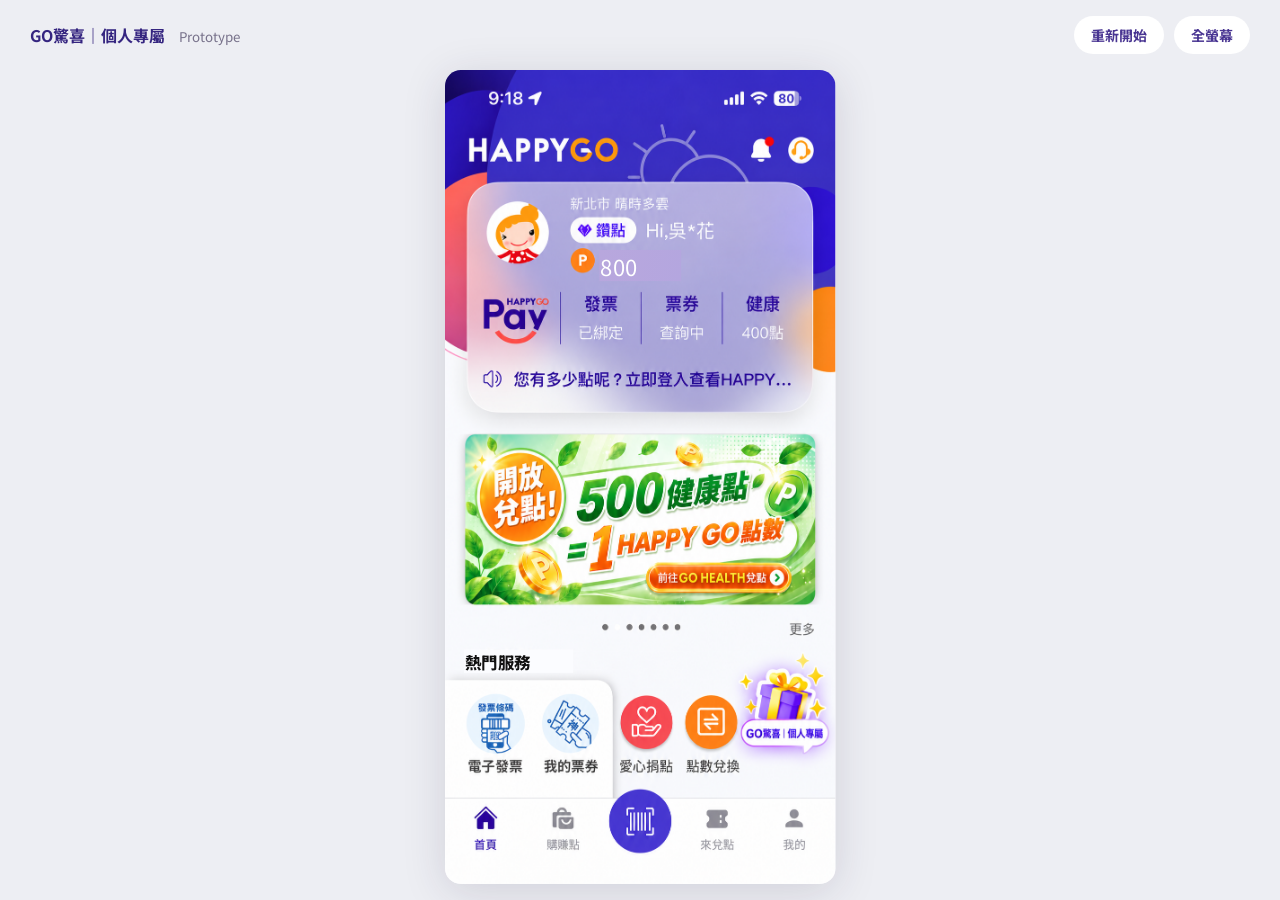
<file: index.html>
<!doctype html>
<html lang="zh-Hant">
<head>
<meta charset="utf-8"><meta name="viewport" content="width=device-width,initial-scale=1">
<title>GO驚喜｜個人專屬 Demo</title>
<link rel="stylesheet" href="style.css?v=20261006-news-tool">
</head>
<body>
<div class="demo-tools"><span>GO驚喜｜個人專屬 <small>Prototype</small></span><div><button id="restart">重新開始</button><button id="fullscreen">全螢幕</button></div></div>
<div id="stage"><main id="phone" aria-label="HAPPY GO 會員使用旅程"><div id="screen"></div><div id="overlay"></div><div id="toast" role="status"></div></main></div>
<script src="app.js?v=20261006-news-tool"></script>
</body></html>
</file>
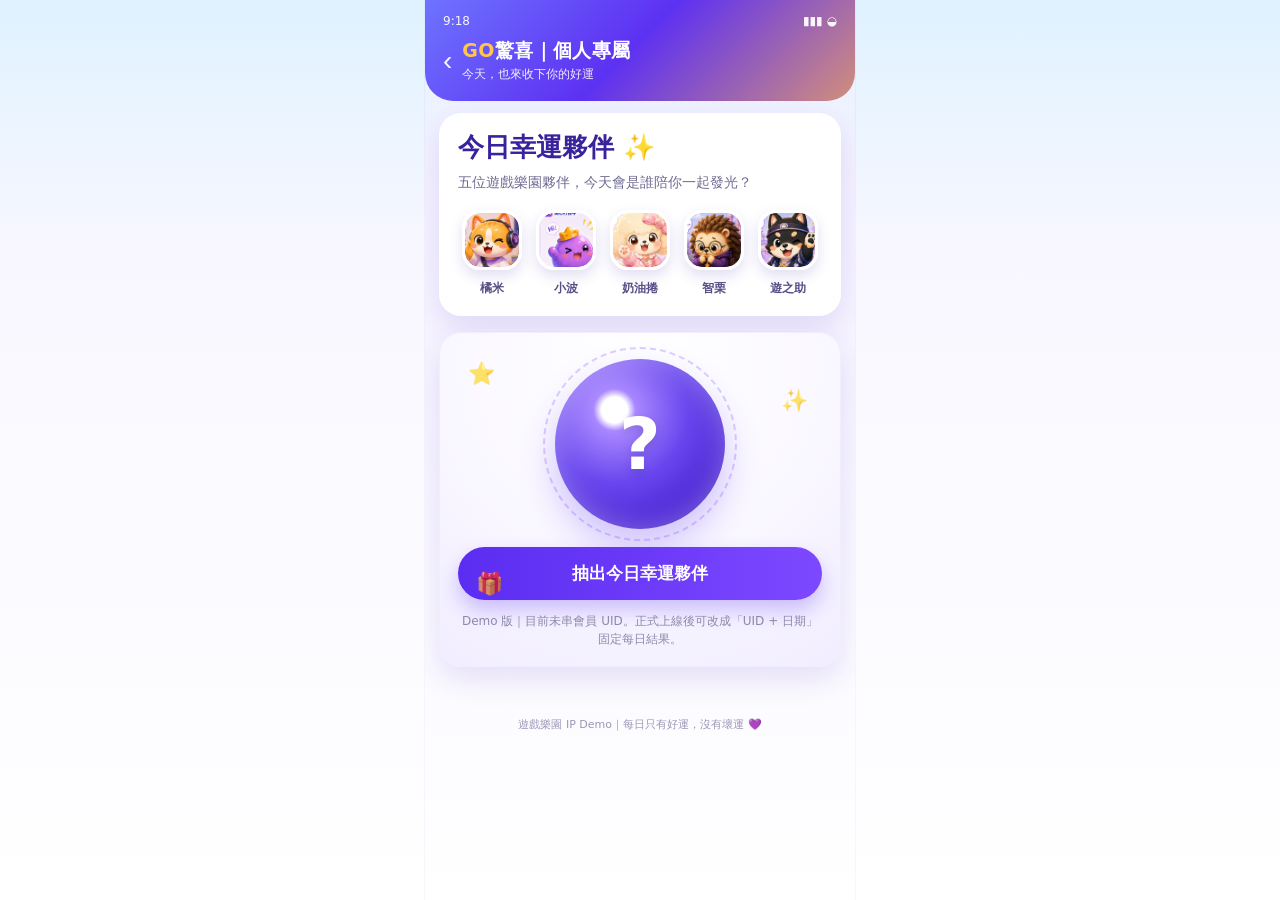
<file: fortune/index.html>
<!doctype html>
<html lang="zh-Hant">
<head>
<meta charset="utf-8"/>
<meta name="viewport" content="width=device-width,initial-scale=1,viewport-fit=cover"/>
<title>今日幸運夥伴 Demo</title>
<script>if(window.parent!==window)document.documentElement.classList.add("embedded");</script>
<style>
:root {
  --purple:#5b2df2;
  --purple2:#7c48ff;
  --navy:#2d2b7d;
  --orange:#ff922d;
  --ink:#27265a;
  --muted:#77759b;
  --line:#e9e4ff;
  --bg:#f7f6ff;
  --card:#ffffff;
  --shadow:0 12px 30px rgba(83,53,190,.14);
}
* { box-sizing:border-box; }
body {
  margin:0;
  font-family:"Noto Sans TC","PingFang TC","Microsoft JhengHei",system-ui,sans-serif;
  background:linear-gradient(180deg,#dff2ff 0%,#f8f7ff 28%,#fff 100%);
  color:var(--ink);
}
html.embedded .phone{width:100%;box-shadow:none}
.phone {
  width:min(100%,430px);
  min-height:100vh;
  margin:0 auto;
  background:linear-gradient(180deg,#e6f2ff 0,#f5f2ff 180px,#fff 100%);
  box-shadow:0 0 0 1px rgba(70,40,180,.04);
  overflow:hidden;
}
.topbar {
  padding:14px 18px 18px;
  background:linear-gradient(135deg,#6e73ff 0%,#5d31f2 48%,#ffb34d 120%);
  color:#fff;
  border-radius:0 0 28px 28px;
}
.status {
  display:flex;justify-content:space-between;align-items:center;
  font-size:12px;opacity:.95;margin-bottom:10px;
}
.headline { display:flex;align-items:center;gap:10px; }
.back { font-size:28px;line-height:1;opacity:.95;border:0;padding:0;background:transparent;color:inherit;cursor:pointer; }
.brand { font-size:19px;font-weight:800;letter-spacing:.4px; }
.brand b { color:#ffc64b; }
.subtitle { font-size:12px;opacity:.9;margin-top:2px; }
.hero {
  margin:0 14px;
  transform:translateY(12px);
  background:rgba(255,255,255,.96);
  border-radius:22px;
  padding:18px;
  box-shadow:var(--shadow);
  border:1px solid rgba(255,255,255,.9);
}
.hero h1 { margin:0;font-size:26px;line-height:1.2;color:#39229c; }
.hero p { margin:8px 0 0;color:#6f6b92;font-size:14px;line-height:1.6; }
.ip-grid {
  display:flex;
  justify-content:center;
  align-items:flex-start;
  gap:14px;
  flex-wrap:wrap;
  margin-top:16px;
}
.mini {
  width:60px;
  text-align:center;
}
.mini img {
  width:60px;
  height:60px;
  object-fit:cover;
  border-radius:18px;
  border:3px solid #fff;
  box-shadow:0 6px 14px rgba(80,50,180,.16);
}
.mini span {
  display:block;
  margin-top:6px;
  color:#574f86;
  font-size:12px;
  font-weight:800;
}
.content { padding:28px 14px 28px; }
.panel {
  background:#fff;
  border-radius:22px;
  padding:18px;
  box-shadow:var(--shadow);
  margin-bottom:14px;
  border:1px solid #f0edff;
}
.drawbox {
  min-height:312px;
  display:flex;
  flex-direction:column;
  align-items:center;
  justify-content:center;
  text-align:center;
  background:radial-gradient(circle at 50% 10%,#fff 0,#fbf9ff 46%,#f1edff 100%);
  border-radius:22px;
  position:relative;
  overflow:hidden;
}
.spark { position:absolute;font-size:22px;opacity:.75;animation:float 3s ease-in-out infinite; }
.s1 { top:28px;left:28px; } .s2 { top:55px;right:32px;animation-delay:.5s; } .s3 { bottom:70px;left:36px;animation-delay:1s; }
@keyframes float { 50% { transform:translateY(-8px) rotate(6deg); } }
.orb {
  width:170px;height:170px;border-radius:50%;margin:8px auto 18px;
  background:radial-gradient(circle at 35% 30%,#fff 0 8%,#a987ff 13%,#6846ee 45%,#4a24d3 75%,#32158f 100%);
  box-shadow:inset 0 0 28px rgba(255,255,255,.35),0 18px 36px rgba(91,45,242,.28);
  display:grid;place-items:center;position:relative;
}
.orb:before { content:"?";color:white;font-size:72px;font-weight:900;text-shadow:0 4px 10px rgba(0,0,0,.12); }
.orb:after { content:"";position:absolute;inset:-12px;border:2px dashed rgba(123,72,255,.26);border-radius:50%;animation:spin 10s linear infinite; }
@keyframes spin { to { transform:rotate(360deg); } }
.cta {
  border:0;border-radius:999px;padding:15px 24px;width:100%;
  background:linear-gradient(90deg,#5b2df2,#7d48ff);
  color:#fff;font-size:17px;font-weight:800;box-shadow:0 10px 20px rgba(91,45,242,.28);
  cursor:pointer;
}
.cta:active { transform:translateY(1px); }
.note { font-size:12px;color:#8d89aa;margin-top:12px;line-height:1.5; }
.hidden { display:none !important; }
.loading { font-weight:800;color:#5b2df2;font-size:20px; }
.slot { display:flex;gap:8px;margin:18px 0; }
.slot img { width:58px;height:58px;border-radius:16px;object-fit:cover;box-shadow:0 4px 12px rgba(80,50,180,.12); }

.result-card {
  padding:0;
  overflow:hidden;
}
.result-head {
  padding:18px 18px 10px;
  display:flex;
  align-items:center;
  gap:12px;
  border-bottom:1px solid #f0edff;
}
.result-head small { display:block;color:#7d77a1;font-size:12px;margin-bottom:3px; }
.result-head h2 { margin:0;color:#382685;font-size:28px;line-height:1.1; }
.result-badge {
  display:inline-flex;align-items:center;gap:6px;
  color:#fff;background:#6a47ee;border-radius:999px;
  padding:8px 12px;font-weight:800;font-size:13px;
}
.result-anim-wrap {
  display:flex;
  justify-content:center;
  padding:18px 18px 8px;
}
.result-anim {
  width:min(100%,320px);
  border-radius:28px;
  overflow:hidden;
  background:#f7f3ff;
  box-shadow:inset 0 0 0 1px rgba(108,62,225,.08);
}
.result-anim img {
  display:block;
  width:100%;
  height:auto;
}
.result-body { padding:10px 18px 18px; }
.scoreline {
  display:flex;
  align-items:stretch;
  gap:12px;
  margin-bottom:14px;
}
.scorebox, .keyword {
  border-radius:18px;
  padding:13px 14px;
  flex:1;
}
.scorebox {
  background:#f5f2ff;
}
.scorebox span, .keyword span {
  font-size:12px;
  display:block;
  margin-bottom:4px;
}
.scorebox span { color:#807aa5; }
.keyword span { color:#8f79b0; }
.scorebox strong {
  font-size:24px;
  color:#5b2df2;
}
.keyword {
  background:#f7f0ff;
}
.keyword strong {
  font-size:18px;
  color:#6a47ee;
}
.meter {
  height:10px;border-radius:99px;background:#e8e1ff;overflow:hidden;margin-top:8px;
}
.meter i {
  display:block;height:100%;width:0;border-radius:99px;background:linear-gradient(90deg,#6c3cf1,#ff9e3b);transition:width 1s ease;
}
.quote-box {
  margin:0 0 14px;
  padding:16px;
  border-radius:20px;
  background:linear-gradient(135deg,#fff9f0 0%,#fff 46%,#f8f3ff 100%);
  border:1px solid #f3e3c9;
  box-shadow:0 8px 18px rgba(255,145,45,.08);
}
.quote-kicker {
  font-size:12px;
  color:#9a6a2e;
  font-weight:800;
  margin-bottom:6px;
  letter-spacing:.3px;
}
.quote-main {
  font-size:18px;
  line-height:1.6;
  font-weight:900;
  color:#392868;
  margin:0 0 8px;
}
.quote-sub {
  font-size:14px;
  line-height:1.7;
  color:#6d678f;
  margin:0;
}
.task {
  border:1px solid #ebe6ff;background:#fbfaff;border-radius:18px;padding:14px;
}
.task-title {
  font-size:13px;color:#756f9a;font-weight:800;margin-bottom:8px;
}
.task-text {
  font-size:16px;font-weight:700;line-height:1.6;
}
.actions {
  display:flex;gap:10px;margin-top:14px;
}
.secondary, .primary-small {
  flex:1;border-radius:999px;padding:12px;font-weight:800;cursor:pointer;
}
.secondary {
  border:1px solid #ded6ff;background:#fff;color:#5b2df2;
}
.primary-small {
  border:0;background:#5b2df2;color:#fff;
}
.demo-tip {
  text-align:center;color:#918aad;font-size:11px;margin-top:10px;
}
.footer {
  text-align:center;color:#9d98b6;font-size:11px;padding:8px 20px 24px;
}
a { color:#5b2df2; }
</style>
</head>
<body>
<div class="phone">
  <header class="topbar">
    <div class="status"><span>9:18</span><span>▮▮▮ ◒</span></div>
    <div class="headline">
      <button class="back" id="headerBackBtn" aria-label="回 GO 驚喜">‹</button>
      <div>
        <div class="brand"><b>GO</b>驚喜｜個人專屬</div>
        <div class="subtitle">今天，也來收下你的好運</div>
      </div>
    </div>
  </header>

  <section class="hero">
    <h1>今日幸運夥伴 ✨</h1>
    <p>五位遊戲樂園夥伴，今天會是誰陪你一起發光？</p>
    <div class="ip-grid" id="ipGrid"></div>
  </section>

  <main class="content">
    <section class="panel drawbox" id="drawView">
      <span class="spark s1">⭐</span><span class="spark s2">✨</span><span class="spark s3">🎁</span>
      <div class="orb"></div>
      <button class="cta" id="drawBtn">抽出今日幸運夥伴</button>
      <div class="note">Demo 版｜目前未串會員 UID。正式上線後可改成「UID + 日期」固定每日結果。</div>
    </section>

    <section class="panel drawbox hidden" id="loadingView">
      <div class="loading">好運抽取中...</div>
      <div class="slot" id="slot"></div>
      <div class="note">讓遊戲樂園幫你挑一位今天的幸運夥伴</div>
    </section>

    <section class="panel result-card hidden" id="resultView">
      <div class="result-head">
        <div>
          <small>今日幸運夥伴</small>
          <h2 id="resultName"></h2>
        </div>
        <div class="result-badge" id="resultTag"></div>
      </div>

      <div class="result-anim-wrap">
        <div class="result-anim">
          <img id="resultGif" alt="">
        </div>
      </div>

      <div class="result-body">
        <div class="scoreline">
          <div class="scorebox">
            <span>今日幸運指數</span>
            <strong id="resultScore"></strong>
            <div class="meter"><i id="meterBar"></i></div>
          </div>
          <div class="keyword">
            <span>今日關鍵字</span>
            <strong id="resultKeyword"></strong>
          </div>
        </div>

        <div class="quote-box">
          <div class="quote-kicker">✨ 今日好運說明</div>
          <p class="quote-main" id="resultShortQuote"></p>
          <p class="quote-sub" id="resultLongQuote"></p>
        </div>

        <div class="task">
          <div class="task-title">🎯 今日小任務</div>
          <div class="task-text" id="resultTask"></div>
        </div>

        <div class="actions">
          <button class="secondary" id="shareBtn">分享今日好運</button>
          <button class="primary-small" id="backBtn">回 GO 驚喜</button>
        </div>
        <div class="demo-tip">Demo 測試用：<a href="#" id="resetBtn">重新抽一次</a></div>
      </div>
    </section>
  </main>

  <footer class="footer">遊戲樂園 IP Demo｜每日只有好運，沒有壞運 💜</footer>
</div>

<script>
const chars = [{"name": "橘米", "slug": "jumi", "tag": "活力好運", "emoji": "⭐", "color": "#ff9d2f", "soft": "#fff5e8", "score": 88, "keyword": "主動出擊", "shortQuote": "今天適合主動一點，好事正在等你靠近！", "longQuote": "今天的你特別有元氣，也比平常更容易把氣氛帶起來。別只是想一想，先跨出第一步，好運往往就藏在你主動靠近的那一刻。", "task": "把一件一直想做的小事，今天就先完成第一步。", "avatar": "assets/avatar_jumi.png", "gif": "assets/anim_jumi.gif"}, {"name": "小波", "slug": "xiaobo", "tag": "幸運好運", "emoji": "💜", "color": "#7b43ff", "soft": "#f4edff", "score": 92, "keyword": "驚喜降臨", "shortQuote": "今天的小幸運，可能就藏在你沒特別注意的地方。", "longQuote": "今天是適合期待小驚喜的一天，越是輕鬆的時候，越容易遇見讓你會心一笑的好事。別急著往前衝，先感受一下身邊的小小幸運吧。", "task": "留意今天第一個讓你覺得「欸，不錯耶」的小事情。", "avatar": "assets/avatar_xiaobo.png", "gif": "assets/anim_xiaobo.gif"}, {"name": "奶油捲", "slug": "naiyoujuan", "tag": "人氣好運", "emoji": "🎀", "color": "#ff5d93", "soft": "#fff1f6", "score": 90, "keyword": "人氣上升", "shortQuote": "今天你的笑容特別有感染力，分享一點好心情吧！", "longQuote": "今天的人際能量很不錯，你的溫柔和可愛很容易被注意到。多說一句鼓勵、多分享一點心情，都可能替你換來意想不到的暖心回應。", "task": "主動稱讚一個人，把今天的好心情傳出去。", "avatar": "assets/avatar_naiyoujuan.png", "gif": "assets/anim_naiyoujuan.gif"}, {"name": "智栗", "slug": "zhili", "tag": "靈感好運", "emoji": "💡", "color": "#5c2aa8", "soft": "#f3effb", "score": 86, "keyword": "靈感閃現", "shortQuote": "今天第一個冒出的想法，可能比你想像中更值得相信。", "longQuote": "今天適合慢一點觀察，你的腦袋會比平常更清楚。卡住的事情有機會突然找到解法，記得把靈感先留下來，它可能就是打開今天好運的關鍵。", "task": "把腦中突然想到的一個點子記下來，晚點再回頭看看。", "avatar": "assets/avatar_zhili.png", "gif": "assets/anim_zhili.gif"}, {"name": "遊之助", "slug": "youzhizhu", "tag": "行動好運", "emoji": "🐾", "color": "#4150c7", "soft": "#eef1ff", "score": 89, "keyword": "勇敢出發", "shortQuote": "別想太久，今天的好運藏在行動裡。", "longQuote": "今天很適合把猶豫變成行動，把想法真的做出來。你不一定要準備到一百分才開始，先往前走一步，很多好事就會在路上慢慢出現。", "task": "做一件平常會猶豫的小事，今天先試一次再說。", "avatar": "assets/avatar_youzhizhu.png", "gif": "assets/anim_youzhizhu.gif"}];

const ipGrid = document.getElementById('ipGrid');
chars.forEach(c => {
  const d = document.createElement('div');
  d.className = 'mini';
  d.innerHTML = `<img src="${c.avatar}" alt="${c.name}"><span>${c.name}</span>`;
  ipGrid.appendChild(d);
});

const drawView = document.getElementById('drawView');
const loadingView = document.getElementById('loadingView');
const resultView = document.getElementById('resultView');
const slot = document.getElementById('slot');

function todayKey() {
  const d = new Date();
  return `lucky-demo-${d.getFullYear()}-${String(d.getMonth()+1).padStart(2,'0')}-${String(d.getDate()).padStart(2,'0')}`;
}

function showResult(idx) {
  const c = chars[idx];
  document.getElementById('resultName').textContent = c.name;
  document.getElementById('resultTag').textContent = `${c.emoji} ${c.tag}`;
  document.getElementById('resultTag').style.background = c.color;
  document.getElementById('resultGif').src = c.gif;
  document.getElementById('resultScore').textContent = `${c.score}%`;
  document.getElementById('resultKeyword').textContent = c.keyword;
  document.getElementById('resultShortQuote').textContent = c.shortQuote;
  document.getElementById('resultLongQuote').textContent = c.longQuote;
  document.getElementById('resultTask').textContent = c.task;
  document.querySelector('.quote-box').style.borderColor = c.color + '33';
  document.querySelector('.quote-box').style.boxShadow = '0 8px 18px rgba(91,45,242,.08)';
  drawView.classList.add('hidden');
  loadingView.classList.add('hidden');
  resultView.classList.remove('hidden');
  document.getElementById('meterBar').style.width = '0';
  setTimeout(() => document.getElementById('meterBar').style.width = `${c.score}%`, 80);
}

function doDraw() {
  drawView.classList.add('hidden');
  resultView.classList.add('hidden');
  loadingView.classList.remove('hidden');
  slot.innerHTML = '';
  let ticks = 0;
  const timer = setInterval(() => {
    slot.innerHTML = '';
    for (let i = 0; i < 3; i++) {
      const c = chars[(ticks + i) % chars.length];
      const img = document.createElement('img');
      img.src = c.avatar;
      img.alt = c.name;
      slot.appendChild(img);
    }
    ticks++;
  }, 120);

  setTimeout(() => {
    clearInterval(timer);
    const idx = Math.floor(Math.random() * chars.length);
    localStorage.setItem(todayKey(), String(idx));
    showResult(idx);
  }, 1800);
}

document.getElementById('headerBackBtn').addEventListener('click',returnToGo);
document.getElementById('drawBtn').addEventListener('click', doDraw);
document.getElementById('resetBtn').addEventListener('click', e => {
  e.preventDefault();
  localStorage.removeItem(todayKey());
  resultView.classList.add('hidden');
  drawView.classList.remove('hidden');
});
document.getElementById('shareBtn').addEventListener('click', async () => {
  const text = `我今天的幸運夥伴是 ${document.getElementById('resultName').textContent}！✨`;
  if (navigator.share) {
    try { await navigator.share({ title:'今日幸運夥伴', text }); } catch (e) {}
  } else {
    try {
      await navigator.clipboard.writeText(text);
      alert('已複製分享文字！');
    } catch(e) {
      alert(text);
    }
  }
});
document.getElementById('backBtn').addEventListener('click', () => {
  returnToGo();
});

function returnToGo(){if(window.parent!==window){window.parent.postMessage({type:'fortune-return'},window.location.origin);}else window.location.assign('../');}
const saved = localStorage.getItem(todayKey());
if (saved !== null) showResult(Number(saved));
</script>
</body>
</html>
</file>
<file: style.css>
@font-face {
  font-family: 'Noto Sans TC Variable';
  font-style: normal;
  font-display: swap;
  font-weight: 100 900;
  src: url(assets/fonts/noto-sans-tc-87-wght-normal.woff2) format('woff2-variations');
  unicode-range: U+2649-2656,U+2658-265c,U+265e-2660,U+2662-2664,U+2666-2669,U+266b-266f,U+267b,U+2692-2696,U+2698,U+269b-269c,U+26a0-26a1,U+26a3-26a5,U+26aa-26ac,U+26bd-26be,U+26c4-26c5,U+26c8,U+26d1,U+26d3-26d4,U+26e4,U+26e9-26ea,U+26f0-26f5,U+26f9-26fa,U+26fd,U+2701-2702,U+2704-2706,U+2708,U+270a-2712,U+2714,U+2716-2727,U+2729-273e,U+2740-2747;
}
@font-face {
  font-family: 'Noto Sans TC Variable';
  font-style: normal;
  font-display: swap;
  font-weight: 100 900;
  src: url(assets/fonts/noto-sans-tc-88-wght-normal.woff2) format('woff2-variations');
  unicode-range: U+2566-2570,U+2572,U+2574,U+2579,U+2580-258a,U+258c-2595,U+2597,U+25a1,U+25a3-25a4,U+25a6-25ac,U+25b0,U+25b4,U+25b7-25b9,U+25bb,U+25bd,U+25bf-25c2,U+25c7-25ca,U+25cc-25cd,U+25d0-25d9,U+25dc-25e6,U+25ea-25eb,U+25ef,U+25fb-25fe,U+2600-2604,U+2607,U+2609-260b,U+260d-2615,U+2618,U+261a-2623,U+262a,U+262d-2630,U+2638-263e,U+2641-2642,U+2648;
}
@font-face {
  font-family: 'Noto Sans TC Variable';
  font-style: normal;
  font-display: swap;
  font-weight: 100 900;
  src: url(assets/fonts/noto-sans-tc-89-wght-normal.woff2) format('woff2-variations');
  unicode-range: U+2475-2481,U+2488-2491,U+24b6-24c5,U+24c7-24ca,U+24cc,U+24ce,U+24d0-24df,U+24e1-24ea,U+24f5,U+24ff,U+2501,U+2503-250d,U+250f-2511,U+2513-2515,U+2517-2518,U+251b-251d,U+2520,U+2523-2524,U+2528,U+252b-252c,U+252f,U+2533-2534,U+2537,U+253b-253c,U+2541,U+2543-2545,U+254b,U+2550-2565;
}
@font-face {
  font-family: 'Noto Sans TC Variable';
  font-style: normal;
  font-display: swap;
  font-weight: 100 900;
  src: url(assets/fonts/noto-sans-tc-90-wght-normal.woff2) format('woff2-variations');
  unicode-range: U+2139,U+2153,U+2194-2197,U+2199,U+219d-219e,U+21a0,U+21a9-21aa,U+21ac,U+21af-21b1,U+21b3-21b5,U+21ba-21bb,U+21c4,U+21ca,U+21cc,U+21d0,U+21d2-21d4,U+21d8,U+21dd,U+21e2-21e9,U+2200,U+2202,U+2205-2208,U+220e-220f,U+2211-2212,U+2215,U+2217-221a,U+221d-2220,U+2225,U+2227-222b,U+222e,U+2234-2237,U+223c-223d,U+2248,U+2256,U+2260-2261,U+2264-2265,U+226a-226b,U+226e-226f,U+2282-2283,U+2295-2296,U+2299,U+22a5,U+22b0-22b1,U+22b9,U+22bf,U+22c5-22c6,U+22c8,U+22d0-22d1,U+22ee,U+2312-2313,U+2318,U+231a-231b,U+2323,U+2328,U+239d,U+23a0,U+23af,U+23e4,U+23e9-23ea,U+23ec,U+23f0-23f3,U+23fa,U+2445,U+2460-2471,U+2474;
}
@font-face {
  font-family: 'Noto Sans TC Variable';
  font-style: normal;
  font-display: swap;
  font-weight: 100 900;
  src: url(assets/fonts/noto-sans-tc-102-wght-normal.woff2) format('woff2-variations');
  unicode-range: U+2cb,U+5d1,U+5d9,U+5e2,U+5e8,U+5ea,U+633,U+e32,U+2252,U+2267,U+2573,U+25b3,U+25c4,U+2713,U+2715,U+30e2,U+4e28,U+4e3c,U+4e4d,U+4e70,U+4f88,U+4fef,U+5018,U+501a,U+5026,U+5137,U+513f,U+51f3,U+524b,U+5254,U+52d8,U+5308,U+5384,U+53cc,U+5443,U+5466,U+54a7-54a8,U+54bd,U+54c9,U+54cb,U+555e,U+556a,U+5580,U+560e,U+5614,U+561f,U+562f,U+566c,U+5679,U+56bc,U+56cd,U+56e7,U+56ed,U+572d,U+57d7,U+582f,U+589f,U+5b09,U+5ba5,U+5c51,U+5c90,U+5cef,U+5d16,U+5d84,U+5dd4,U+5e08,U+5e26,U+5f0a,U+5f20,U+606c,U+61c7,U+620f,U+625b,U+62a4,U+62d0,U+62f1,U+63a0,U+63c6,U+63f9,U+6413,U+6417,U+6483,U+64f7,U+650f,U+65a7,U+665f,U+66ae,U+66d6,U+66e0,U+6746,U+6756,U+67d1,U+6837,U+68d7,U+68e0,U+68f5,U+6977,U+6995,U+69a8,U+69b4,U+69d3,U+6a3d,U+6abb,U+6bb7,U+6bd3,U+6c47,U+6cc4,U+6cd3,U+6dae,U+6e26,U+6e29,U+6e5b,U+6eaf,U+6eba,U+7028,U+70b3,U+711a,U+733f,U+73c0,U+73ee,U+7444,U+745a,U+7487,U+7540,U+75a4,U+7729,U+779e,U+798e,U+79cd,U+79e9,U+7a3d,U+7a4c,U+7a9f,U+7ac4,U+7aff,U+7b77,U+7c27,U+7ca7,U+7cd9,U+7d76,U+7e43,U+7ea6,U+7ed9,U+7ff1,U+808b,U+809b,U+80fa,U+827a,U+8309,U+8328,U+832b,U+8396,U+83e0,U+840e,U+8425,U+852d,U+853b,U+8588,U+85e9,U+86b5,U+8718,U+87ec,U+8910,U+893b,U+89c1-89c2,U+8b3e,U+8baf,U+8bc1,U+8bcd,U+8bdd,U+8c41,U+8c48,U+8d2d,U+8d5e,U+8fbe,U+9015,U+90a8,U+90b5,U+90e1,U+9169,U+9183,U+91d0,U+91dc,U+9293,U+92f8,U+9472,U+9598,U+95ed,U+95fb,U+9605,U+96c7,U+9739,U+9742,U+9761,U+99ad,U+9ae6,U+9b1a,U+9b44,U+9bc9,U+9d3f,U+9dd7,U+9e7c,U+9e92,U+fe5d-fe5e,U+ff22-ff24,U+ff2f-ff30,U+ff33;
}
@font-face {
  font-family: 'Noto Sans TC Variable';
  font-style: normal;
  font-display: swap;
  font-weight: 100 900;
  src: url(assets/fonts/noto-sans-tc-103-wght-normal.woff2) format('woff2-variations');
  unicode-range: U+60,U+f7,U+161,U+2198,U+2571,U+258b,U+25b6,U+2661,U+3051,U+3109,U+4e11,U+4e1c,U+4e24,U+4e2b,U+4ef7,U+4f18,U+4f36,U+4fd0,U+5029-502a,U+5055,U+508d,U+50ad,U+50d5,U+50e7,U+50f1,U+50f5,U+51a5,U+51c8,U+51fb,U+5203,U+524e,U+5288,U+5323,U+53c2,U+5458,U+54b1,U+54b3,U+54b8,U+5582,U+55b2,U+55ba,U+55da,U+55dc,U+5662,U+5678,U+56c2,U+5742,U+57d5,U+5862,U+58e4,U+58f0,U+5907,U+590d,U+5934,U+5978,U+5984,U+5a25,U+5c06,U+5c62,U+5c91,U+5cfb,U+5d01,U+5d11,U+5d1b,U+5e87,U+5eff,U+5f27,U+5f3a,U+5f53,U+5f64,U+6001,U+6168,U+61a9,U+6233,U+62a5,U+62ce,U+62ed,U+638f,U+6399,U+63c0,U+646f,U+6590,U+6631,U+664f,U+6689,U+66dc,U+672f,U+67af,U+67ec,U+6807,U+6a44,U+6c14,U+6c40,U+6c70,U+6c76,U+6cb8,U+6ce3,U+6df3,U+6e20,U+6e43,U+6ebc,U+6eec,U+6f2c,U+6fb1,U+7009,U+7011,U+701a,U+7117,U+7184,U+72f9,U+7426,U+74bd,U+74cf,U+752b,U+7554,U+75b9,U+7621,U+7671-7672,U+7693,U+76ef,U+7737,U+77a7,U+77b3,U+77bb,U+77da,U+77e2,U+77e9,U+77ef,U+7801,U+7940,U+797f,U+79a7,U+79b1,U+79bd,U+7a6b,U+7ac5,U+7b1b,U+7dab,U+7db4,U+7db8,U+7dcb,U+7ddd,U+7de0,U+7e55,U+7e9c,U+7ed3,U+7ef4,U+803f,U+8046,U+8087,U+8116,U+81a8,U+8214,U+821c,U+82d4,U+8305,U+831c,U+8335,U+8339,U+8350,U+8354,U+8526,U+860a,U+86db,U+8713,U+873b,U+8822,U+8993,U+8a1f,U+8ab9,U+8ad7,U+8e72,U+8f4e,U+8f9c,U+8fd0,U+8fd8,U+8fe6,U+9042,U+907c,U+91ba,U+9452,U+9591,U+95e2,U+9631,U+9699,U+96b8,U+9709,U+978d,U+9811,U+9830,U+98ce,U+9945,U+99ed,U+9a8c,U+9ad3,U+9baa,U+9be8,U+9c77,U+9cf6,U+9d72,U+9e1f,U+9ec4,U+fe31,U+fe55,U+ff03,U+ff20,U+ff3b,U+ff3d,U+1f3fb,U+1f44d,U+1f60d;
}
@font-face {
  font-family: 'Noto Sans TC Variable';
  font-style: normal;
  font-display: swap;
  font-weight: 100 900;
  src: url(assets/fonts/noto-sans-tc-104-wght-normal.woff2) format('woff2-variations');
  unicode-range: U+10c,U+e44,U+2728,U+3081,U+4e13,U+4e19,U+4e1e,U+4e5c,U+4ea7,U+4ed7,U+4f20,U+4f8d,U+4ffe,U+5021,U+515c,U+51a4,U+51e0,U+521b,U+522b,U+532a,U+534e,U+5355,U+537f,U+5398,U+539d,U+541f,U+543c,U+544e,U+5509,U+5598,U+5622,U+5632,U+563f,U+5641,U+566a,U+5695,U+569f,U+56ae,U+56da,U+573a,U+574e,U+5835,U+584c,U+5885,U+58ae,U+5a1f,U+5ac2,U+5b24,U+5bb0,U+5bde,U+5be1,U+5bfc,U+5c39,U+5c4c,U+5c60,U+5e76,U+5e7f,U+5e9a,U+5eb8,U+5f13,U+5f6c,U+6127,U+61f2,U+6208,U+620a,U+620c,U+6252,U+62ef,U+6328,U+633d,U+6362,U+63b0,U+63c9,U+640f,U+64a9,U+6514,U+652c,U+655e,U+6583,U+658c,U+6627,U+66f3,U+6734,U+6743,U+676d,U+67c4,U+67da,U+68cd,U+68f2,U+690e,U+6ab3,U+6b16,U+6b38,U+6b3d,U+6bc6,U+6ca1,U+6cab,U+6d8c,U+6dea,U+6e32,U+6e3e,U+6e58,U+6eef,U+6ef2,U+6fe4,U+708a,U+7130,U+7165,U+7172,U+71c9,U+71ed,U+7232,U+7239,U+7261,U+7280,U+72a7,U+72f8,U+73c8,U+7464,U+753b,U+754f,U+755c,U+75d8,U+76ea,U+776b,U+7779,U+777f,U+7784,U+778e,U+77db,U+77ee,U+79e4,U+7a46,U+7a57,U+7aba,U+7aed,U+7b4d,U+7c7b,U+7c7d,U+7d13,U+7d33,U+7dbb,U+7df9,U+7e46,U+7ea7,U+8085,U+8165,U+81fb,U+82b8,U+82d3,U+8343,U+839e,U+83e9,U+840d,U+851a,U+853d,U+8543,U+859b,U+85fb,U+87fb,U+888d,U+88c5,U+8adc,U+8b0a,U+8bb0,U+8bbe,U+8bc4,U+8bf4,U+8c5a,U+8cc3,U+8ce4,U+8d44,U+8e81,U+8f44,U+8f66,U+8fdb,U+900d,U+9063,U+914c,U+9223,U+9226,U+923a,U+925b,U+9264,U+929c,U+92b9,U+9320,U+934d,U+935b,U+9444,U+957f,U+96a7,U+97ad,U+97cc,U+9898,U+98ea,U+9921,U+9952,U+9a55,U+9b0d,U+9b91,U+9bca,U+9ebd,U+9f4b,U+e60f-e610,U+ff1c-ff1d,U+ff21,U+ff38,U+ff9f,U+fffd,U+1f602;
}
@font-face {
  font-family: 'Noto Sans TC Variable';
  font-style: normal;
  font-display: swap;
  font-weight: 100 900;
  src: url(assets/fonts/noto-sans-tc-105-wght-normal.woff2) format('woff2-variations');
  unicode-range: U+e17,U+e22,U+2103,U+25a0,U+266a,U+3014-3015,U+4e1a,U+4e50,U+4f10,U+4f6c,U+4f70,U+4fcf,U+5006,U+50d1,U+5170,U+518c,U+51f0,U+51f6,U+51f9,U+5219,U+5256,U+525d,U+52c9,U+5349,U+5351,U+5356,U+5375,U+53db,U+53ee,U+53f7,U+5492,U+54fa,U+5538,U+55bb,U+55e8,U+5757,U+58be,U+5937,U+59dc,U+59e8,U+5a49,U+5a9a-5a9b,U+5ab3,U+5b9b,U+5b9e,U+5be8,U+5c37,U+5c4e,U+5d14,U+5d19,U+5d4c,U+5d50,U+5deb,U+5e84,U+5e94,U+5ec2,U+5f17,U+5f26,U+5f55,U+5f77,U+5f7f,U+5fbd,U+6052,U+6064-6065,U+608d,U+609a,U+6101,U+611a,U+614c,U+621a,U+6237,U+6284,U+6296,U+62e9,U+632a-632b,U+634f,U+6488,U+6500,U+652a,U+6556,U+65e0,U+65ec,U+6643,U+679a,U+6850,U+6893,U+6897,U+68b3,U+68d5,U+6930,U+6960,U+6a11,U+6a38,U+6a3a,U+6b22,U+6b67,U+6b6a,U+6c59,U+6c83,U+6ccc,U+6df5,U+6ef7,U+6f3e,U+6f80,U+70ed,U+7164,U+722a,U+7260,U+7272,U+73b0,U+74ca,U+74e3,U+7538,U+7586,U+75b5,U+7624,U+7661-7662,U+7838,U+786e,U+788c,U+7950,U+79a6,U+79aa,U+7a40,U+7a62,U+7bf7,U+7c3e,U+7c98,U+7ca5,U+7d21,U+7d2e,U+7dba,U+7dec,U+7e79,U+7ecf,U+7edf,U+7f79,U+8086,U+810a,U+8139,U+813e,U+817a,U+81b3,U+821f,U+8247,U+8259,U+8271,U+8431,U+846c,U+849c,U+84b2,U+84c4,U+8513-8514,U+8549,U+8755,U+8877,U+8881,U+88f9,U+8a1d,U+8a3c,U+8a6d-8a6e,U+8a93,U+8ae7,U+8af7,U+8b17,U+8b5a,U+8ba1,U+8bba,U+8cdc,U+8dea,U+8f6c,U+8f7d,U+8fc7,U+8fd9,U+902e,U+90ca,U+916a,U+916c,U+921e,U+9245,U+947c,U+9594,U+95a8,U+95ee,U+95f4,U+9706,U+971e,U+9756,U+980c,U+9891,U+98b1,U+98fc,U+9903,U+9957,U+99ae,U+99ff,U+9db4,U+e602-e605,U+e611,U+ff16-ff19;
}
@font-face {
  font-family: 'Noto Sans TC Variable';
  font-style: normal;
  font-display: swap;
  font-weight: 100 900;
  src: url(assets/fonts/noto-sans-tc-106-wght-normal.woff2) format('woff2-variations');
  unicode-range: U+a5,U+2190-2191,U+2193,U+22c1,U+2302,U+25cb,U+2699,U+2709,U+4e0e,U+4e18,U+4e3a,U+4e48,U+4e91,U+4eec,U+4f3d,U+5112,U+524a,U+52a3,U+52ab,U+52c3,U+52f3,U+52fb,U+5320,U+5339,U+533f,U+53e2,U+543e,U+5480,U+5495,U+5497,U+5564,U+5572,U+55c6,U+55ef,U+563b,U+5653,U+5657,U+56b7,U+5764,U+5824,U+58d8,U+5955,U+5983,U+598d,U+59a8,U+59da,U+59e6,U+5a36,U+5bb5,U+5bc2,U+5bee,U+5bf9,U+5cb3,U+5d17,U+5dbc,U+5e2e,U+6070,U+60df,U+6190,U+61a4,U+61be,U+61fc,U+62ac,U+62bc,U+636e,U+6398,U+63a9,U+6435,U+6487,U+6495,U+64ab,U+64bf,U+6577,U+65ac,U+6602,U+6652,U+66f9,U+672d,U+6761,U+683d,U+68ad,U+68b5,U+68da,U+68e7,U+6a59,U+6a61,U+6ae5,U+6b47,U+6bef,U+6c50,U+6c9b,U+6e23,U+6e34,U+6e4a,U+6e67,U+6ea2,U+6eb6,U+6f20,U+6feb,U+7149,U+714c,U+715e,U+7199,U+71ac,U+7231,U+7262,U+7409,U+745f,U+7469,U+7504,U+7535,U+753a,U+75f4,U+7682,U+76ba,U+76f2,U+77fd,U+780d,U+7832,U+78c5,U+78ef,U+7901,U+79be,U+79c9,U+79e6,U+7a1a,U+7a84,U+7aca,U+7cb5,U+7cb9,U+7cdf,U+7ce7,U+7d6e,U+7db1,U+7def,U+7e61,U+7e7d,U+7e8f,U+7f38,U+7f77,U+7fa8,U+7fc5,U+7fe1,U+7ff9,U+800d,U+8015,U+8054,U+80a2,U+80aa,U+80ba,U+814e,U+8180,U+819d,U+81c0,U+828b,U+82ad,U+82af,U+83f1,U+83f8,U+8403,U+8475,U+84bc,U+84c9,U+84ec,U+8523,U+8569,U+8591,U+85b0,U+86d9,U+8774,U+881f,U+884d,U+88d4,U+89c4,U+89c6,U+8a60,U+8a79,U+8b19,U+8bd5,U+8bf7,U+8c03,U+8c79,U+8cc8,U+8d9f,U+8e10,U+8e48,U+8faf,U+9009,U+9017,U+9175,U+9187,U+918b,U+91d8,U+9214,U+946b,U+9470,U+9640,U+9675,U+96ef,U+9716,U+97cb,U+97e9,U+985b,U+99b3,U+9b4f,U+9d09,U+9e9f,U+9edb,U+9f90,U+ff05,U+ff14,U+1f464;
}
@font-face {
  font-family: 'Noto Sans TC Variable';
  font-style: normal;
  font-display: swap;
  font-weight: 100 900;
  src: url(assets/fonts/noto-sans-tc-107-wght-normal.woff2) format('woff2-variations');
  unicode-range: U+25ce,U+4e08,U+4e2a,U+4e56,U+4e9a,U+4ea8,U+4ead,U+4ec7,U+4f3a,U+4f51,U+4f62,U+4faf,U+507d,U+5098,U+50ac,U+5147,U+5173,U+5187,U+51f8,U+52a1,U+52a8,U+52f8,U+535c,U+53ed,U+541e,U+5435,U+5475,U+54a9,U+54c0,U+54c7,U+5589,U+5605,U+5690,U+5733,U+5782,U+57c3,U+5858,U+5893,U+589c,U+58e2,U+5974,U+599e,U+59a5,U+59ec,U+5b66,U+5b99,U+5b9d,U+5c2c,U+5c48,U+5c65,U+5cfd,U+5d0e,U+5dba,U+5de2,U+5e06,U+5e15,U+5ec1,U+5ed6,U+5f00,U+5f4c,U+5f65,U+6055,U+609f,U+60b6,U+6241,U+624e,U+626f,U+6291,U+62cc,U+62d3,U+62d8,U+62da,U+62fe,U+6349,U+6367,U+63ea,U+6454,U+64a4,U+64b2,U+64bc,U+64c5,U+64ce,U+6558,U+6572,U+65a5,U+65e8,U+65ed,U+6606,U+6614,U+6670,U+6688,U+673a,U+674f,U+6770,U+6795,U+68cb,U+6912,U+6953,U+6aac,U+6aaf,U+6ab8,U+6b20,U+6b96,U+6bbf,U+6bc5,U+6c6a,U+6cbe,U+6d59,U+6d78,U+6dc7,U+6deb,U+6e7e,U+6e9c,U+6f3f,U+6f51,U+6f70,U+6f84,U+704c,U+7051,U+70ab,U+70ad,U+70f9,U+7119,U+714e,U+71d9,U+71e5-71e6,U+72c4,U+72d0,U+72e0,U+7334,U+744b,U+7455,U+74f7,U+7529,U+75ab,U+75b2,U+766e,U+76c3,U+76fc,U+76fe,U+7891,U+7948,U+7a74,U+7b28,U+7c60,U+7c72,U+7cca,U+7ebf,U+7f55,U+7ff0,U+8154,U+81c2,U+81d8,U+81e3,U+81e5,U+8292,U+8299,U+8302,U+8304,U+8332,U+83c1,U+83c7,U+83ca,U+845b,U+8490,U+85af,U+8650,U+8667,U+8abc,U+8b0e,U+8b39,U+8bed,U+8c54,U+8c6b,U+8c9e,U+8ca7,U+8caa-8cab,U+8ce6,U+8cec-8ced,U+8eb2,U+8eba,U+8fb0,U+901d,U+908f,U+9127,U+91c0,U+9215,U+92b3,U+932b,U+93fd,U+95ca,U+964c,U+96c0,U+970d,U+9774,U+97fb,U+9812,U+9817,U+9913,U+9935,U+99c1,U+9b31,U+9d5d,U+9d6c,U+9e79,U+fe0f,U+fe30,U+ff0b,U+ff10,U+ff15;
}
@font-face {
  font-family: 'Noto Sans TC Variable';
  font-style: normal;
  font-display: swap;
  font-weight: 100 900;
  src: url(assets/fonts/noto-sans-tc-108-wght-normal.woff2) format('woff2-variations');
  unicode-range: U+b0,U+926,U+928,U+939,U+93f-940,U+94d,U+200b,U+22ef,U+25ba,U+25c6,U+2665,U+4e4f,U+4e59,U+4f0d,U+4f0f,U+4f19,U+4f59,U+4fae,U+5075,U+50b2,U+50b5,U+511f,U+5141,U+5146,U+514c,U+5185,U+51dd,U+51fd,U+522e,U+5319,U+533a,U+5378,U+53ad,U+53c9,U+53d1,U+53d4,U+543b,U+5442,U+5446,U+5481,U+54e9,U+5507,U+5565,U+559a,U+55aa,U+5606,U+56ca,U+56fe,U+582a,U+58fa,U+5915,U+5949,U+5962,U+5996,U+59fb,U+5a77,U+5b0c,U+5b5f,U+5bd3,U+5be2,U+5bfa,U+5c41,U+5ca9,U+5d07,U+5ec8,U+5eca,U+5f18,U+5f4e,U+5f59,U+5f6d,U+5f79,U+5fb9,U+6028,U+6062,U+6068,U+606d,U+6094,U+60f1,U+6108-6109,U+614e,U+6170,U+617e,U+61b2,U+61f8,U+6247,U+626d,U+6276,U+62ab,U+62cb,U+62f3,U+6368,U+6380,U+6492,U+64b0,U+64e0,U+6570,U+660f,U+6649,U+6691,U+66a8,U+6749,U+67f1,U+67f3-67f4,U+6842,U+6851,U+687f,U+68df,U+69fd,U+6a58,U+6c27,U+6c88,U+6cca,U+6cdb,U+6d29,U+6d66,U+6daf,U+6f01,U+6f06,U+6f58,U+6f62,U+6f6d,U+6fa1,U+6ff1,U+6ffe,U+7058,U+70ae,U+7235,U+7267,U+73ca,U+742a,U+758f,U+75bc,U+76c6,U+7740,U+7955,U+7a00,U+7a3b,U+7b4b,U+7bad,U+7be9,U+7c4c,U+7cfe,U+7dbf,U+7e2b,U+7e31,U+7f9e,U+7fc1,U+7ffc,U+8096,U+809d,U+80de,U+8108,U+8155,U+816b,U+81df,U+8277,U+82bd,U+8352,U+8393,U+8404,U+8525,U+856d,U+8587,U+8606,U+868a,U+8776,U+87ba,U+87f9,U+886b,U+8870,U+88d5,U+896a,U+896f,U+8a23,U+8a87,U+8ad2,U+8b00,U+8b20,U+8cb8,U+8cca,U+8ce0,U+8d39,U+8d6b,U+8d81,U+8db4,U+8e29,U+8ef8,U+8f1b,U+8f5f,U+8fa8,U+906e,U+9077,U+90aa,U+90b1,U+90c1,U+9165,U+919c,U+92c1,U+95d6,U+95e8,U+975a,U+98c6,U+9ecf,U+9f0e,U+9f52,U+feff,U+ff06,U+ff0a,U+ff12-ff13;
}
@font-face {
  font-family: 'Noto Sans TC Variable';
  font-style: normal;
  font-display: swap;
  font-weight: 100 900;
  src: url(assets/fonts/noto-sans-tc-109-wght-normal.woff2) format('woff2-variations');
  unicode-range: U+627-629,U+631,U+639,U+644,U+64a,U+25cf,U+2606,U+2764,U+3008-3009,U+4e1f,U+4e38,U+4e43,U+4ed5,U+4ef0,U+4eff,U+4fb6,U+4fe0,U+5085,U+50a2,U+50be,U+5118,U+5211-5212,U+5272,U+52fe,U+5366,U+53b2,U+53ec,U+54ac,U+5587,U+55b5,U+561b,U+5751,U+576a,U+57cb,U+58ef,U+592f,U+594f,U+5951,U+5954,U+596e,U+59d1,U+5ac1,U+5acc,U+5b8b,U+5c4d,U+5c6f,U+5ca1,U+5d29,U+5de1,U+5dfe,U+5e7d,U+5edf,U+5ef7,U+5f7c,U+5f81,U+5fa1,U+5faa,U+5fcc,U+5ffd,U+6021,U+6046,U+6155,U+6212,U+62b9,U+6316,U+6350,U+6478,U+647a,U+6490,U+64e6,U+6524,U+6591,U+659c,U+65a4,U+65e6,U+65f6,U+6607,U+6674,U+6765,U+679d,U+68a8,U+6b3a,U+6c57,U+6c61,U+6c90,U+6cbf,U+6d69,U+6db5,U+6dcb,U+6dd1,U+6e21,U+70d8,U+71c3,U+71d5,U+722c,U+727d,U+72ac,U+72fc,U+731c,U+7336,U+7344,U+7384,U+73ab,U+7433-7434,U+745c,U+7470,U+758a,U+75d5,U+7652,U+76c8,U+76e7,U+7709,U+7720,U+7747,U+7763,U+77ac-77ad,U+7802,U+78a7,U+78a9,U+78b3,U+78c1,U+78da,U+7926,U+796d,U+798d,U+7aae,U+7b52,U+7c92,U+7d68,U+7d81,U+7e5e,U+7e69,U+7e73,U+7f50,U+7f70,U+7f75,U+8058,U+8070,U+80c3,U+8105-8106,U+8179,U+818f,U+81a9,U+81ed,U+820c-820d,U+82d1,U+838e,U+83cc,U+8461,U+84b8,U+852c,U+857e,U+85e4,U+863f,U+8679,U+86c7,U+8702,U+8896,U+88c2,U+88f8,U+8af8,U+8b7d,U+8ca2,U+8cc0,U+8d64,U+8d74,U+8d99,U+8e5f,U+8e8d,U+8ecc,U+8ed2,U+8fb1,U+8fc5,U+9022,U+9038,U+903e,U+905c,U+9072,U+9081,U+9189,U+9234,U+92d2,U+934a,U+95a3,U+962a,U+9646,U+9676,U+96d5,U+971c,U+9838,U+9875,U+98c4,U+99db,U+9a45,U+9a5f,U+9a6c,U+9ad2,U+9cf4,U+9d28,U+9daf,U+9df9,U+9e7d,U+9f9c,U+ff11,U+ff1e;
}
@font-face {
  font-family: 'Noto Sans TC Variable';
  font-style: normal;
  font-display: swap;
  font-weight: 100 900;
  src: url(assets/fonts/noto-sans-tc-110-wght-normal.woff2) format('woff2-variations');
  unicode-range: U+2500,U+25bc,U+4e95,U+4f50,U+4f54,U+4f69,U+4fc4,U+4fca,U+5009,U+50bb,U+5154,U+51cc,U+528d,U+5291,U+52d2,U+52e4,U+5353,U+5360,U+540a-540b,U+5410,U+54f2,U+5510,U+5514,U+5537,U+558a,U+55ac,U+5617,U+56fd,U+573e,U+5766,U+5783,U+57d4,U+5806,U+5821,U+5857,U+5875,U+58f9,U+596a,U+59ae,U+59c6,U+59ca,U+59ff,U+5a03,U+5ae9,U+5b64,U+5bb4,U+5c3f,U+5e16,U+5e45,U+5e72,U+5ec9,U+5f90-5f92,U+6012,U+6016,U+6084-6085,U+6089,U+60a0,U+60a3,U+60b2,U+60d1,U+60f9,U+6148,U+6158,U+6191,U+626e,U+62d4,U+632f,U+633a,U+6355,U+63aa,U+642c,U+64a5,U+64cb,U+6566,U+6575,U+6597,U+660c,U+66b1,U+66ec,U+6731,U+6735,U+675c,U+67ef,U+6846,U+6876,U+6881,U+68af-68b0,U+68c9,U+6905,U+6b98,U+6bc0,U+6beb,U+6c0f,U+6c1b,U+6c41,U+6ce5,U+6cf3,U+6d25,U+6d2a,U+6d3d,U+6d6e,U+6dd8,U+6dda,U+6dfa,U+6e9d,U+6eaa,U+6ec5,U+6ecb,U+6ef4,U+6f0f,U+6f32,U+707d,U+708e,U+7092,U+716e,U+723a,U+731b,U+7345,U+7375,U+7378,U+73b2,U+74e6,U+75be,U+75de,U+764c,U+76dc,U+788e,U+7897,U+789f,U+78b0,U+790e,U+7965,U+7a4e,U+7aa9,U+7c43,U+7d17,U+7dd2,U+7e96,U+7f51,U+7f69,U+7f72,U+7fd4,U+7fe0,U+8017,U+80a9,U+80d6,U+8102,U+8150,U+8178,U+81bd,U+829d,U+82ac,U+8303,U+840c,U+8482,U+8499,U+85a9-85aa,U+883b,U+8861,U+88c1,U+88cf,U+88d9,U+8a3a,U+8a98,U+8aee,U+8c8c,U+8ce2,U+8d0f,U+8da8,U+8dcc,U+8e0f,U+8e22,U+8f1d,U+8f29,U+8fad,U+9003,U+9006,U+903c,U+904d,U+9059,U+9075,U+90ce,U+90ed,U+9130,U+91ac,U+91e3,U+9285,U+9298,U+92ea,U+9326,U+937e,U+93c8,U+95c6,U+9677,U+9727,U+994b,U+99a8,U+99d0,U+9a30,U+9a37,U+9b42,U+9b45,U+9d3b,U+9e7f,U+9ee8,U+9f3b,U+c5b4;
}
@font-face {
  font-family: 'Noto Sans TC Variable';
  font-style: normal;
  font-display: swap;
  font-weight: 100 900;
  src: url(assets/fonts/noto-sans-tc-111-wght-normal.woff2) format('woff2-variations');
  unicode-range: U+5e,U+2502,U+2605,U+4e32,U+4e58,U+4ea1,U+4ef2,U+4f2f-4f30,U+4f75,U+4fd7,U+4ff1,U+501f,U+5049,U+5074,U+5091,U+5144,U+517c,U+51c6,U+51cd,U+5269-526a,U+52aa,U+52c1,U+52c7,U+52df,U+5377,U+541b,U+5439,U+5440,U+5448,U+54aa,U+54e6,U+54ed,U+5674,U+5687,U+585e,U+588a,U+58a8,U+58c1,U+5925,U+5948,U+5999,U+59b3,U+5a1c,U+5a46,U+5b54,U+5b5d,U+5b6b,U+5b8f,U+5bd2,U+5be9,U+5c0a,U+5c16,U+5c46,U+5cf0,U+5e25,U+5e3d,U+5e79,U+5ee2,U+5f04,U+5f31,U+5fcd,U+5fe0,U+60dc,U+6163,U+616e,U+6182,U+61f6,U+622a,U+6258,U+6293,U+62c6,U+62d2,U+6372,U+63da,U+63ed-63ee,U+6416,U+6458,U+649e,U+64ec,U+64f4,U+651c,U+65cb,U+65e2,U+65fa,U+6628,U+6668,U+66a2,U+66c9,U+66fc,U+6717,U+67cf,U+67d4,U+6817,U+6885,U+69cd,U+6a6b,U+6afb,U+6b32,U+6b49,U+6bbc,U+6c89,U+6c96,U+6cc9,U+6d1b,U+6d1e,U+6dfb,U+6efe,U+6f38,U+6f5b,U+6f64,U+6f8e,U+6fa4,U+7070,U+70b8,U+70cf,U+70e4,U+7159,U+7169,U+7210,U+721b,U+7238,U+737b,U+73bb,U+746a,U+7483,U+74dc,U+74f6,U+7518,U+756a,U+75c7,U+775b,U+78e8,U+7919,U+7956,U+795d,U+7a0d,U+7bc9,U+7c97,U+7cd5,U+7d10,U+7d1b,U+7de9,U+7dfb,U+7e3e,U+7e6a,U+7f6a,U+7f8a,U+7fbd,U+8000,U+8036,U+809a,U+80ce,U+80e1,U+80f8,U+8170,U+819c,U+8216,U+8239,U+8266,U+827e,U+82b3,U+8377,U+83ab,U+85c9,U+865b,U+8766,U+87a2,U+87f2,U+8972,U+8a17,U+8a50,U+8a95,U+8b02,U+8b6f,U+8c6c,U+8ca9,U+8cfa,U+8d95,U+8de1,U+8f14,U+8f9b,U+8fa3,U+8feb,U+8ff4,U+9010,U+901b,U+905e,U+9080,U+912d,U+9177,U+91c7,U+9336,U+9451,U+947d,U+963b,U+966a,U+9670,U+9769,U+9813,U+98fd,U+99d5,U+9a19,U+9b27,U+9b6f,U+9ece,U+9ed8,U+9f13,U+9f20,U+ad6d,U+d55c;
}
@font-face {
  font-family: 'Noto Sans TC Variable';
  font-style: normal;
  font-display: swap;
  font-weight: 100 900;
  src: url(assets/fonts/noto-sans-tc-112-wght-normal.woff2) format('woff2-variations');
  unicode-range: U+201c-201d,U+203b,U+2192,U+25b2,U+300f,U+4e01,U+4e39,U+4e73,U+4e88,U+4e8e,U+4ed9,U+4f0a,U+4f38,U+4f5b,U+4fc3,U+500d,U+504f,U+5076-5077,U+5100,U+5104,U+5132,U+5175,U+5192,U+51a0,U+51ac,U+51e1,U+51f1,U+5200,U+5224,U+5237-5238,U+523a,U+526f,U+5289,U+52de,U+52f5,U+5371,U+539a,U+53e5,U+540e,U+547c,U+552f,U+5531,U+5634,U+56c9,U+56f0,U+574a,U+5761,U+57f7,U+57f9,U+5805,U+5851,U+5854,U+586b,U+58fd,U+592e,U+5967,U+59bb,U+59d3,U+5a18,U+5b30,U+5b55,U+5b87,U+5b97,U+5be7,U+5bec,U+5bf8,U+5c24,U+5cb8,U+5df7,U+5e1d,U+5e2d,U+5e7b,U+5f1f,U+5f70,U+5fd9,U+61b6,U+6234,U+62b5,U+62d6,U+62dc,U+62fc,U+6383,U+63cf,U+63d2,U+63e1,U+640d,U+64cd,U+64fa,U+64fe,U+654f,U+6562,U+656c,U+65c1,U+65d7,U+6620,U+6676,U+6697,U+66ab,U+66c6,U+66dd,U+66ff,U+671d,U+672b,U+677e,U+67d0,U+67d3,U+68c4,U+690d,U+694a,U+695a,U+6ac3,U+6b04,U+6b23,U+6b78,U+6b8a,U+6c60,U+6d74,U+6d89,U+6db2,U+6dbc,U+6de1,U+6df7,U+6e38,U+6e6f,U+6f02,U+6fc3,U+6fd5,U+70c8,U+7126,U+718a,U+723d,U+7246,U+72af,U+73cd,U+760b,U+7626,U+7687,U+79df,U+7a05,U+7a3f,U+7a69,U+7af6,U+7c3d,U+7c3f,U+7c4d,U+7cd6,U+7d0b,U+7d2b,U+7de3,U+7e2e,U+8010,U+808c,U+80a5,U+80af,U+812b,U+817f,U+819a,U+82d7,U+8389-838a,U+83f2,U+840a,U+8463,U+8521,U+8584,U+860b,U+864e,U+871c,U+878d,U+885d,U+8932,U+89f8,U+8a69,U+8afe,U+8b5c,U+8c37,U+8c46,U+8cbf,U+8cd3,U+8cf4,U+8d08,U+8d0a,U+8ddd,U+8fea,U+9014,U+9055,U+907a,U+9178,U+92fc,U+934b,U+9396,U+93ae,U+9583,U+9663,U+96bb,U+9707,U+9738,U+9846,U+9905,U+9a0e,U+9aa8,U+9b25,U+9b3c,U+9ce5,U+9cf3,U+9ea5,U+9eb5,U+9f4a,U+9f61,U+ff0d;
}
@font-face {
  font-family: 'Noto Sans TC Variable';
  font-style: normal;
  font-display: swap;
  font-weight: 100 900;
  src: url(assets/fonts/noto-sans-tc-113-wght-normal.woff2) format('woff2-variations');
  unicode-range: U+3c,U+d7,U+300e,U+4e4e,U+4e82,U+4e92,U+4ec1,U+4ecd,U+4f48,U+4f53,U+4fb5,U+5012,U+502b,U+522a,U+52dd,U+52ff,U+532f,U+53eb,U+53f3,U+5409,U+5433,U+5496,U+54c8,U+554a,U+5561,U+5594,U+559d,U+56b4,U+56fa,U+5713,U+5750,U+57df,U+584a,U+58c7,U+58de,U+593e,U+5976,U+59d0,U+59d4,U+5a66,U+5b85,U+5b88,U+5ba3,U+5bae,U+5bbf,U+5bdf,U+5c01,U+5c04,U+5c3a,U+5c3e,U+5c4f,U+5ddd-5dde,U+5de8,U+5e63,U+5e7c,U+5e8a,U+5eda,U+5ef3,U+5ef6,U+5f48,U+6015,U+6025,U+602a,U+6050,U+6069,U+60e1,U+6162,U+6176,U+61c2,U+6200,U+6263,U+6279,U+6297,U+62b1,U+62bd,U+62ec,U+6311,U+6377,U+6388-6389,U+638c,U+63a2,U+63f4,U+641e,U+6436,U+64c1,U+6551,U+6557,U+6563,U+6696,U+66b4,U+66f2,U+6751,U+675f,U+676f,U+6790,U+6838,U+684c,U+68d2,U+6982,U+699c,U+69ae,U+69cb,U+6a39,U+6a4b,U+6b66,U+6bd2,U+6cb3,U+6ce1,U+6d3e,U+6de8,U+6ed1,U+6f22,U+6f54,U+6fc0,U+6fdf,U+719f,U+71c8,U+7236,U+7259,U+72d7,U+7389,U+73e0,U+745e,U+751a,U+7532-7533,U+7562,U+7591,U+75c5,U+75db,U+7686,U+76d2,U+76db,U+76df,U+76e3,U+7701,U+7761,U+786c,U+7981,U+79cb,U+79d2,U+79fb,U+7a81,U+7a97,U+7aef,U+7b26,U+7b80,U+7c64,U+7d0d,U+7d14,U+7d2f,U+7dca,U+7df4,U+7e54,U+7e6b,U+7f3a,U+8033,U+804a,U+805a,U+81a0,U+81e8,U+8212,U+821e,U+82e6,U+8336,U+8449,U+84cb,U+84ee,U+85e5,U+8607,U+888b,U+8a13,U+8a5e,U+8aa0,U+8aa4,U+8ab0,U+8ab2,U+8ac7,U+8b66,U+8c6a,U+8c93,U+8c9d,U+8de8,U+8f2a,U+8fb2,U+906d,U+907f,U+90a6,U+9109,U+9192,U+91cb,U+91dd,U+964d,U+9686,U+968e,U+9694,U+969c,U+96de,U+96e8,U+96ea,U+96f7,U+975c,U+9760,U+978b,U+9858,U+9918,U+9aee,U+9ebb,U+ff0e-ff0f,U+ff5c;
}
@font-face {
  font-family: 'Noto Sans TC Variable';
  font-style: normal;
  font-display: swap;
  font-weight: 100 900;
  src: url(assets/fonts/noto-sans-tc-114-wght-normal.woff2) format('woff2-variations');
  unicode-range: U+b7,U+2022,U+2027,U+3042,U+3044,U+3046,U+3048,U+304a-3050,U+3053-3057,U+3059-305b,U+305d-3061,U+3063-306c,U+306e-3079,U+307b,U+307d-307f,U+3082-308d,U+308f,U+3092-3093,U+30a1-30a4,U+30a6-30c1,U+30c3-30c4,U+30c6-30e1,U+30e3-30ed,U+30ef,U+30f3,U+30fb-30fc,U+4e7e,U+4ea6,U+4eac,U+4f34,U+50b7,U+51b0,U+523b,U+5283,U+5348,U+5354,U+54e5,U+5708,U+590f,U+592b,U+599d,U+59b9,U+5a01,U+5a5a,U+5de7,U+5e78,U+5e9c,U+5fb5,U+6167,U+61f7,U+627f,U+63a1,U+64d4,U+65bd,U+68ee,U+6b4c,U+6bba,U+6c5f,U+6d0b,U+6d6a,U+6e1b,U+6e56,U+6f6e,U+71d2,U+722d,U+72c2,U+751c,U+7530,U+7642,U+76e1,U+79c0,U+7adf,U+7af9,U+7d9c,U+7da0,U+7e23,U+7e41,U+8056,U+8173,U+822a,U+8349,U+83dc,U+8840,U+885b,U+8907,U+8a34,U+8cb4,U+8dd1,U+8fd4,U+8ff0,U+93e1,U+984f,U+98ef,U+9b54;
}
@font-face {
  font-family: 'Noto Sans TC Variable';
  font-style: normal;
  font-display: swap;
  font-weight: 100 900;
  src: url(assets/fonts/noto-sans-tc-115-wght-normal.woff2) format('woff2-variations');
  unicode-range: U+23-25,U+3d,U+2026,U+4e03,U+4e45,U+4e5d,U+4eae,U+4ed4,U+4ed8,U+4f01,U+4f11,U+4f3c,U+4f8b,U+4fc2,U+5019,U+505c,U+50c5,U+5145,U+51b7,U+5207,U+521d,U+525b,U+5287,U+52e2,U+535a,U+537b,U+5426,U+542b,U+5438,U+5462,U+54ea,U+555f,U+5566,U+5584,U+5609,U+570d,U+571f,U+5747,U+5802,U+58d3,U+591c,U+5920,U+5922,U+5957,U+5979,U+5a92,U+5abd,U+5b63,U+5b69,U+5b83,U+5b9c,U+5bb3,U+5bc4,U+5bf5,U+5c3c,U+5c40,U+5c4b,U+5c64,U+5cf6,U+5de6,U+5e0c,U+5e55,U+5eab,U+5ead,U+5ee0,U+5f85,U+5f8b,U+5fa9,U+5fd7-5fd8,U+5ff5,U+600e,U+6298,U+62db,U+62ff,U+639b,U+63a7,U+642d,U+6469,U+64ad,U+651d,U+653b,U+65b7,U+65cf,U+665a,U+666e,U+66fe,U+6728,U+674e,U+67b6,U+6821,U+6839,U+6843,U+6a94,U+6b50,U+6b62,U+6b72,U+6b7b,U+6bcd,U+6bdb,U+6c38,U+6c7a,U+6c7d,U+6c99,U+6cb9,U+6ce2,U+6cf0,U+6d17,U+6d32,U+6e2c,U+6fb3,U+7206,U+723e,U+725b,U+734e,U+7387,U+73ed,U+7565,U+7570,U+76ca,U+76e4,U+773e,U+77ed,U+77f3,U+7814,U+7834,U+7968,U+79d8,U+7a76,U+7a7f,U+7b11,U+7b46,U+7b54,U+7bc4,U+7d19,U+7d20,U+7d22,U+7d42,U+7d55,U+7e7c,U+7f85,U+7ffb,U+8077,U+8089,U+80cc,U+81c9,U+81f4,U+81fa,U+820a,U+822c,U+826f,U+85cd,U+86cb,U+88dc,U+8986,U+8a0e,U+8a2a,U+8a73,U+8a8c,U+8b1b,U+8b9a,U+8c50,U+8c61,U+8ca0,U+8cde,U+8cfd,U+8d8a,U+8df3,U+8e64,U+8ecd,U+8edf,U+8f38,U+8ff7,U+9000,U+9047,U+9060,U+90f5,U+9152,U+91ce,U+9280,U+9418,U+9435,U+9589,U+9592,U+9678,U+967d,U+968a,U+96aa,U+96c5,U+96d6,U+96dc,U+96f6,U+9732,U+9748,U+9802,U+9806,U+9808,U+9818,U+983b,U+984d,U+9867,U+98db,U+98f2,U+98fe,U+9a5a,U+9b06,U+9b5a,U+9bae,U+9e97,U+ff1b,U+ff5e;
}
@font-face {
  font-family: 'Noto Sans TC Variable';
  font-style: normal;
  font-display: swap;
  font-weight: 100 900;
  src: url(assets/fonts/noto-sans-tc-116-wght-normal.woff2) format('woff2-variations');
  unicode-range: U+26,U+40,U+5f,U+4e14,U+4e9e,U+4ec0,U+4f4e-4f4f,U+4f73,U+4fee,U+503c,U+5047,U+514b,U+516b,U+516d,U+5178,U+520a,U+5236,U+5343,U+5347,U+534a,U+5370,U+53cd,U+53e4,U+53e6,U+53f2,U+5403,U+5411,U+5427,U+5468,U+5473,U+547d,U+552e,U+55ce,U+5740,U+57ce,U+5883,U+589e,U+5931,U+5947,U+59cb,U+5a1b,U+5b58,U+5b98,U+5ba4,U+5bc6,U+5bcc,U+5beb,U+5bf6,U+5c45,U+5c6c,U+5dee,U+5df4,U+5e03,U+5e33,U+5e6b,U+5e7e,U+5e8f,U+5e95,U+5ea7,U+5f15,U+5f62,U+5f69,U+5f80,U+5fae,U+5fb7,U+601d,U+60e0,U+614b,U+6230,U+6236,U+623f,U+628a,U+6295,U+62c9,U+6309,U+63db,U+64c7,U+64ca,U+64da,U+652f,U+6545,U+6548,U+65af,U+65e9,U+6625,U+666f,U+667a,U+670b,U+671b,U+6750,U+677f,U+6848,U+6975,U+6a13,U+6a21,U+6aa2,U+6b65,U+6b77,U+6bb5,U+6cc1,U+6ce8,U+6df1,U+6e90,U+6e96,U+6eab,U+6f14,U+6f2b,U+700f,U+706b,U+724c,U+72c0,U+7368,U+7372,U+74b0,U+756b,U+76ae,U+773c,U+78ba,U+78bc,U+798f,U+79ae,U+7a4d,U+7ae5,U+7b56,U+7b97,U+7bb1,U+7bc7,U+7c73,U+7c89,U+7d00,U+7d30,U+7d39,U+7d72,U+7dad,U+7e8c,U+7f6e,U+7fa4,U+7fa9,U+7fd2,U+8003,U+807d,U+80a1,U+80b2,U+8166,U+8208-8209,U+82e5,U+843d,U+85cf,U+85dd,U+862d,U+8857,U+8863,U+88e1,U+89ba,U+89d2,U+8a31,U+8a62,U+8a66,U+8a72,U+8abf,U+8b1d,U+8b58,U+8b70,U+8b80,U+8ca1,U+8ca8,U+8cac,U+8cbc,U+8d70,U+8da3,U+8db3,U+8ddf,U+8f03,U+8f15,U+8f2f,U+8fa6,U+8fce,U+8ffd,U+900f,U+9031,U+9069,U+908a,U+91ab,U+91cc,U+92b7,U+9322,U+932f,U+9375,U+9632,U+963f,U+9644,U+9662,U+9673,U+96a8,U+96c4,U+96d9,U+96e2-96e3,U+96f2,U+9752,U+97d3,U+97ff,U+9805,U+9810,U+986f,U+990a,U+9910,U+9928,U+9ec3,U+9ed1,U+9f8d;
}
@font-face {
  font-family: 'Noto Sans TC Variable';
  font-style: normal;
  font-display: swap;
  font-weight: 100 900;
  src: url(assets/fonts/noto-sans-tc-117-wght-normal.woff2) format('woff2-variations');
  unicode-range: U+3e,U+7e,U+3000,U+300a-300b,U+3010-3011,U+4e16,U+4e26,U+4e94,U+4e9b,U+4ea4,U+4eca-4ecb,U+4efb,U+4efd,U+4f46,U+4f55,U+4f9b,U+4f9d,U+4fbf,U+505a,U+5065,U+5099,U+50cf,U+50f9,U+512a,U+5143,U+5148,U+514d,U+5152,U+5169,U+5171,U+5177,U+518a,U+5217,U+5225,U+5247,U+5275,U+529f,U+52a9,U+5305,U+5341,U+5357,U+5361,U+5373,U+53bb,U+53c3,U+53c8,U+53d6-53d7,U+53e3,U+53ea,U+53f8,U+5404,U+559c,U+5668,U+56db,U+56e0,U+5712,U+5718,U+578b,U+57fa,U+58eb,U+592a,U+5c0b,U+5c0e,U+5c11,U+5c1a,U+5c55,U+5c71,U+5df1,U+5e2b,U+5e36,U+5e97,U+5eb7,U+5ee3,U+5efa,U+5f35,U+5f37,U+5f88,U+5f9e,U+5fc5,U+606f,U+60a8,U+6232,U+624d,U+6253,U+627e,U+6280,U+62cd,U+6301,U+6307,U+6392,U+63a5,U+6539,U+653e-653f,U+6559,U+6574,U+65c5,U+6613,U+66f8,U+672a,U+6797,U+67e5,U+6a19,U+6a23,U+6b61,U+6bcf,U+6bd4,U+6c11,U+6c42,U+6d41,U+6d77,U+6d88,U+6e05,U+6e2f,U+6eff,U+7136,U+7167,U+71df,U+738b,U+73a9,U+7403,U+7531,U+7537,U+754c,U+7559,U+767d-767e,U+76f4,U+793a,U+795e,U+79c1,U+79d1,U+7a2e,U+7a31,U+7a7a,U+7ae0,U+7ba1,U+7bc0,U+7c21,U+7cfb,U+7d04-7d05,U+7d1a,U+7d44,U+7d66,U+7d71,U+7de8,U+7e3d,U+8001,U+800c,U+805e,U+8072,U+81f3,U+82b1,U+82f1,U+83ef,U+842c,U+8457,U+85a6,U+8655,U+8853,U+88ab,U+88dd,U+88fd,U+897f,U+898f,U+89aa,U+89bd,U+89c0,U+89e3,U+8a02,U+8a3b,U+8a55,U+8a8d,U+8a9e,U+8ad6,U+8b49,U+8b77,U+8b8a,U+8b93,U+8cb7,U+8ce3,U+8cea,U+8cfc,U+8f09,U+8fd1,U+9001,U+901f-9020,U+9054,U+90a3,U+914d,U+91cf,U+9304,U+95b1,U+9650,U+9664,U+969b,U+96b1,U+96c6,U+9700,U+975e,U+97f3,U+98a8,U+98df,U+9999,U+99ac,U+9a57,U+9ebc;
}
@font-face {
  font-family: 'Noto Sans TC Variable';
  font-style: normal;
  font-display: swap;
  font-weight: 100 900;
  src: url(assets/fonts/noto-sans-tc-118-wght-normal.woff2) format('woff2-variations');
  unicode-range: U+d,U+2b,U+7c,U+a0,U+a9,U+300c-300d,U+4e09,U+4e3b,U+4e4b,U+4e5f,U+4e86,U+4e8b-4e8c,U+4eab,U+4ed6,U+4ee3-4ee4,U+4ef6,U+4f1a,U+4f4d,U+4f60,U+4f7f,U+4f86,U+4fdd,U+4fe1,U+5011,U+50b3,U+5149,U+5167,U+5176,U+518d,U+5229,U+524d,U+529b,U+52a0,U+52d9,U+5316-5317,U+5340,U+539f,U+53ca-53cb,U+5408,U+540c-540d,U+544a,U+548c,U+54c1,U+54e1,U+5546,U+554f,U+55ae,U+56de,U+5716,U+5831,U+5834,U+5916,U+5929,U+5973,U+597d,U+5982,U+5b57,U+5b78,U+5b89,U+5b8c,U+5b9a,U+5ba2,U+5bb9,U+5be6,U+5c07-5c08,U+5c0d,U+5c31,U+5de5,U+5df2,U+5e02,U+5e38,U+5e73-5e74,U+5ea6,U+5f0f,U+5f71,U+5f8c,U+5f97,U+5feb,U+6027,U+60c5,U+60f3,U+610f,U+611b,U+611f,U+61c9,U+6210,U+6216,U+6240,U+624b,U+63a8,U+63d0,U+641c,U+6536,U+6578,U+6599,U+65b9,U+660e,U+661f,U+662d,U+66f4,U+670d,U+671f,U+6771,U+679c,U+682a,U+683c,U+689d,U+696d,U+6a02,U+6a5f,U+6b0a,U+6b21,U+6b3e,U+6b64,U+6c23,U+6c34,U+6c92,U+6cbb,U+6cd5,U+6d3b,U+7063,U+7121,U+71b1,U+7247-7248,U+7269,U+7279,U+73fe,U+7406,U+7522,U+7576,U+767b,U+76ee,U+76f8,U+770b,U+771f,U+77e5,U+793e,U+7a0b,U+7acb,U+7ad9,U+7b2c,U+7b49,U+7cbe,U+7d50,U+7d61,U+7d93,U+7dda,U+7f8e,U+8005,U+806f,U+80fd,U+81ea,U+8207,U+8272,U+865f,U+8868,U+8981,U+898b,U+8996,U+8a00,U+8a08,U+8a0a,U+8a18,U+8a2d,U+8a71,U+8aaa,U+8acb,U+8cbb,U+8cc7,U+8d77,U+8d85,U+8def,U+8eab,U+8eca,U+8f49,U+9019-901a,U+9023,U+9032,U+904a-904b,U+904e,U+9053,U+9078,U+9084,U+90e8,U+90fd,U+91cd,U+91d1,U+9577,U+9580,U+9593,U+9762,U+982d,U+984c,U+985e,U+9996,U+9ad4,U+9ad8,U+9ede,U+ff01,U+ff08-ff09,U+ff1f;
}
@font-face {
  font-family: 'Noto Sans TC Variable';
  font-style: normal;
  font-display: swap;
  font-weight: 100 900;
  src: url(assets/fonts/noto-sans-tc-119-wght-normal.woff2) format('woff2-variations');
  unicode-range: U+20-22,U+27-2a,U+2c-3b,U+3f,U+41-5d,U+61-7b,U+7d,U+ab,U+ae,U+b2-b3,U+bb,U+bf,U+c9,U+cd,U+d6,U+e0-ef,U+f1-f4,U+f6,U+f9-fa,U+fc-fd,U+101,U+103,U+110-111,U+113,U+12b,U+14d,U+16b,U+1a1,U+1b0,U+1ce,U+300-301,U+1ea1,U+1ea3,U+1ebf,U+1ec7,U+2013-2014,U+2039-203a,U+203c,U+2122,U+3001-3002,U+3113-3114,U+3118,U+311a-3129,U+4e00,U+4e0a-4e0b,U+4e0d,U+4e2d,U+4eba,U+4ee5,U+4f5c,U+500b,U+5165,U+5168,U+516c,U+51fa,U+5206,U+5230,U+52d5,U+53ef-53f0,U+570b,U+5728,U+5730,U+591a,U+5927,U+5b50,U+5bb6,U+5c0f,U+5fc3,U+6211,U+6587,U+65b0,U+65bc,U+65e5,U+662f,U+6642,U+6700,U+6703,U+6708-6709,U+672c,U+6b63,U+70b9-70ba,U+751f,U+7528,U+767c,U+7684,U+7db2,U+884c,U+958b,U+95dc,U+96fb,U+9801,U+ff0c,U+ff1a;
}
@font-face {
  font-family: 'Noto Sans TC Variable';
  font-style: normal;
  font-display: swap;
  font-weight: 100 900;
  src: url(assets/fonts/noto-sans-tc-latin-wght-normal.woff2) format('woff2-variations');
  unicode-range: U+0000-00FF,U+0131,U+0152-0153,U+02BB-02BC,U+02C6,U+02DA,U+02DC,U+0304,U+0308,U+0329,U+2000-206F,U+20AC,U+2122,U+2191,U+2193,U+2212,U+2215,U+FEFF,U+FFFD;
}
:root{font-family:-apple-system,BlinkMacSystemFont,"Noto Sans TC Variable","Microsoft JhengHei",sans-serif;color:#282043;background:#edeef3;font-synthesis:none}*{box-sizing:border-box}button,input{font:inherit}button{cursor:pointer;border:0}button:focus-visible{outline:4px solid #f5a61b;outline-offset:4px}button:disabled{cursor:default;opacity:.6}body{margin:0;overflow:hidden}.demo-tools{height:70px;padding:0 30px;display:flex;align-items:center;justify-content:space-between;color:#352580;font-weight:700}.demo-tools small{font-weight:400;color:#77718a;margin-left:10px}.demo-tools button{background:white;border-radius:20px;padding:9px 17px;margin-left:10px;font-size:14px;color:#493592}#stage{position:relative;margin:auto;width:calc(640px * var(--scale, .6));height:calc(1334px * var(--scale,.6))}#phone{width:640px;height:1334px;position:relative;transform:scale(var(--scale,.6));transform-origin:top left;overflow:hidden;background:#f8f7fc;box-shadow:0 12px 70px #27224525;border-radius:26px}#screen{height:100%;overflow-y:auto;scrollbar-width:none}#screen::-webkit-scrollbar{display:none}.image-screen{position:relative;width:640px;height:1334px;overflow:hidden}.image-screen>img{width:100%;height:100%;display:block}.hotspot{position:absolute;background:transparent;color:transparent;z-index:2;border-radius:22px}.hotspot:focus-visible{background:#7f5dea15}.status{height:48px;padding:14px 44px 0;display:flex;justify-content:space-between;font-size:22px;font-weight:700;color:#17131f}.status .signals{font-size:19px;letter-spacing:3px}.topbar{height:82px;display:flex;align-items:center;padding:0 28px;gap:10px}.back{width:50px;height:50px;background:transparent;color:#38268c;font-size:48px;line-height:40px}.topbar h1{font-size:29px;margin:0;font-weight:750;flex:1;text-align:center;color:#352476}.topbar .side{min-width:50px;font-size:20px;background:transparent;color:#5e4b9d}.category{--accent:#6745cf;--tint:#fff0e1;--soft:#fff8f0;min-height:1334px;background:linear-gradient(145deg,var(--tint),#faf9fd 58%)}.category[data-type="play"]{--accent:#5753d9;--tint:#eeedff;--soft:#f5f4ff}.category[data-type="life"]{--accent:#168d8a;--tint:#e0f5f0;--soft:#f1faf7}.greeting{padding:4px 34px 18px;display:flex;justify-content:space-between;align-items:center}.greeting strong{font-size:35px;color:#36227c}.greeting p{margin:7px 0 0;color:#7b728a;font-size:20px}.diamond{font-size:21px;background:#fff;padding:9px 16px;border-radius:25px;color:#643bd1;border:1px solid #e4dcf8}.tabs{display:flex;gap:8px;margin:0 28px 20px;padding:8px;background:#ffffffb8;border:1px solid #eae5f3;border-radius:23px}.tabs button{flex:1;background:transparent;padding:15px 0;color:#7a6d90;font-size:25px;white-space:nowrap;border-radius:17px}.tabs button.active{background:var(--accent);color:#fff;box-shadow:0 5px 12px #5a38811a}.modules{padding:0 28px 28px}.primary-card{height:310px;background:white;border:1px solid #eee8ed;border-radius:25px;padding:22px;box-shadow:0 7px 22px #55426809}.section-label{margin:0 0 14px;font-size:26px;color:#352478;display:flex;justify-content:space-between;align-items:center}.section-label small{font-size:17px;color:#9488a4;font-weight:400}.campaign-body{display:flex;gap:20px;height:184px}.campaign-art{width:172px;flex:none;border-radius:16px;background-image:url('assets/campaign.png');background-size:459px 270px;background-position:-20px -20px}.campaign-body h3{font-size:25px;line-height:1.45;margin:0 0 18px;color:#3c344d}.campaign-info{flex:1}.progress{height:16px;border-radius:10px;background:#eee9f3;overflow:hidden}.progress span{display:block;height:100%;width:0%;background:linear-gradient(90deg,#fb963d,#f7be63);transition:width .4s}.progress-value{font-size:21px;color:#6c5c84;margin-top:10px}.progress-value strong{color:#f38829;font-size:27px}.campaign-footer{display:flex;align-items:center;gap:10px;margin-top:14px}.deadline{font-size:17px;color:#968b9e;flex:1}.btn{padding:12px 17px;background:#5336bb;border-radius:22px;color:white;font-size:22px;white-space:nowrap}.btn.orange{background:#f58b17}.btn.light{background:#eee8fa;color:#6243ad}.btn.full{display:block;width:100%;padding:18px;margin-top:20px;border-radius:40px;font-size:27px}.two-col{height:264px;display:grid;grid-template-columns:1fr 1fr;gap:18px;margin-top:20px}.tile{background:white;border-radius:23px;border:1px solid #eee8ef;padding:17px;overflow:hidden;position:relative}.tile h2{font-size:25px;margin:0 0 13px;color:#352478}.banner-clip{width:100%;height:151px;border-radius:12px;position:relative;overflow:hidden;background:#f4f0fc}.banner-clip img{position:absolute;width:100%;height:100%;object-fit:cover}.crop-offer{background:url('assets/offers.png') 50% 60% / 100% auto}.crop-shopping{background:url('assets/shopping.png') 50% 24% / 100% auto}.crop-birthday{background:url('assets/birthday.png') 50% 5% / 100% auto}.crop-ticket{background:url('assets/ticket-event.png') center / cover}.crop-coco{background:url('assets/tickets.png') 0% 10% / 200% auto}.crop-sogo{background:url('assets/sogo.png') 50% 3% / 100% auto}.tile .banner-link{width:100%;height:151px;display:block;border-radius:12px;position:relative;background-color:#f5f1fa}.tile .caption{font-size:17px;color:#6c6380;margin-top:10px}.dots{display:flex;gap:7px;justify-content:center;margin-top:10px}.dot{width:7px;height:7px;border-radius:100%;background:#dad4e6}.dot.current{background:var(--accent,#6745cf)}.banner-panel{height:151px;display:flex;flex-direction:column;justify-content:center;gap:8px;text-align:left;padding:16px;position:relative;border-radius:12px;background:linear-gradient(135deg,#ebe8fe,#d9d5ff);color:#43368d}.banner-panel strong{font-size:23px;position:relative}.banner-panel span{font-size:17px;position:relative}.banner-panel.teal{background:linear-gradient(125deg,#dcf5dc,#b7e7d8);color:#187065}.banner-panel.blue{background:linear-gradient(135deg,#e0ebff,#bddde8);color:#1e6593}.emoji-art{font-size:40px!important;position:absolute;right:13px;bottom:15px;opacity:.9}.egg{width:100%;height:118px;margin:22px 0;background:linear-gradient(100deg,#f2eaff,#fcecdf);border:1px solid #ebd9f6;border-radius:24px;display:flex;align-items:center;gap:18px;padding:19px 22px;text-align:left;position:relative;overflow:hidden}.egg-art{font-size:53px;animation:sway 3s ease-in-out infinite}.egg strong{display:block;font-size:29px;color:#5530a3}.egg span{font-size:21px;color:#8b7199;display:block;margin-top:6px}.egg .arrow{font-size:35px;margin-left:auto;color:#7445bf}.tools{height:176px;background:#fff;border-radius:24px;padding:20px;border:1px solid #eee7f2}.tools-title{display:flex;justify-content:space-between;color:#34277a;align-items:center;font-size:25px;font-weight:700}.tools-title button{font-size:18px;color:#978aab;background:transparent}.tool-grid{display:grid;grid-template-columns:repeat(4,1fr);gap:10px;margin-top:18px}.tool-grid button{background:transparent;color:#4c4162;padding:0;font-size:19px}.tool-circle{width:61px;height:61px;display:grid;place-items:center;background:#f0edfc;color:#5840b1;border-radius:50%;margin:0 auto 8px;font-size:30px}.tool-circle.orange{background:#fff0df;color:#e9822a}.tool-circle.teal{background:#e5f6ee;color:#279780}.ai-fab{position:absolute;bottom:25px;right:22px;width:78px;height:78px;border-radius:50%;background:white;border:2px solid #e1d4fc;box-shadow:0 7px 20px #43218130;display:grid;place-items:center;color:#6845c1;z-index:8}.ai-fab svg{width:47px;height:47px}.ai-fab-label{position:absolute;right:10px;bottom:107px;background:#6240b6;color:white;border-radius:18px;padding:8px 12px;font-size:16px;white-space:nowrap;pointer-events:none}.bottom-spacer{height:96px}.daily-task{height:195px;width:100%;border-radius:16px;display:block;background:url('assets/birthday.png') 50% 0% / 100% auto}.task-footer{display:flex;align-items:center;justify-content:space-between;margin-top:13px;color:#8c7f9a;font-size:17px}.life-grid{height:594px;display:grid;grid-template-columns:1fr 1fr;grid-template-rows:310px 264px;gap:20px 18px}.life-grid .tile .banner-link{height:180px}.life-grid .tile:nth-child(n+3) .banner-link{height:151px}.life-grid .product-name{font-size:19px;line-height:1.4;margin:10px 0 5px}.life-grid .points{font-size:23px;color:#6240b7}.life-grid .small-cta{float:right;font-size:19px;background:#f48c1c;padding:5px 13px;border-radius:15px;color:#fff}.native-page{min-height:1334px;background:#f8f7fc}.page-content{padding:22px 28px}.page-content h2{font-size:30px;color:#342776}.page-content p{font-size:24px;line-height:1.65;color:#716482}.task-list-card{background:white;border-radius:24px;overflow:hidden;padding-bottom:23px}.task-list-art{height:357px;width:100%;background:url('assets/tasks.png') 50% 21% / 100% auto}.task-list-card h2{font-size:26px;margin:20px 22px 0}.task-list-card p{font-size:21px;margin:12px 22px}.task-list-card button{margin:0 22px;width:calc(100% - 44px)}.note{padding:18px 20px;background:#eee8f9;border-radius:20px;color:#7756a3;font-size:22px;line-height:1.6;margin-bottom:22px}.modal-shade{position:absolute;inset:0;background:#21163170;z-index:20;display:flex;justify-content:center;align-items:center;padding:42px;animation:fadein .2s}.modal{width:100%;background:white;border-radius:32px;padding:30px;position:relative;box-shadow:0 16px 40px #20122620;animation:rise .25s}.modal h2{text-align:center;color:#4c298b;font-size:32px;margin:10px 0 14px}.modal p{font-size:24px;line-height:1.65;color:#766781;text-align:center}.close{position:absolute;top:16px;right:15px;background:#f3eef9;color:#8a7b9c;width:40px;height:40px;border-radius:50%;font-size:27px}.egg-choice{display:flex;text-align:left;width:100%;background:#f9f6fe;border:1px solid #eee4fc;border-radius:21px;margin:14px 0;padding:21px 16px;gap:15px;align-items:center}.egg-choice>span{font-size:35px}.egg-choice strong{font-size:25px;color:#4b357b;display:block}.egg-choice small{font-size:21px;color:#967398;display:block;margin-top:7px}.egg-choice.orange{background:#fff6ea;border-color:#f9e2c0}.dialog-actions{display:flex;gap:12px;justify-content:center;margin-top:20px}.dialog-actions .btn{flex:1;padding:18px}.reward-modal{text-align:center;background:radial-gradient(at 50% 0%,#fff0cc,white 75%);overflow:hidden}.reward-number{font-size:89px;line-height:1.25;color:#f29a18;font-weight:850;margin:15px 0}.reward-number small{font-size:30px}.reward-modal .reward-caption{font-size:25px;color:#614775}.reward-icon{font-size:70px;margin:0}.reward-art{width:220px;height:245px;object-fit:contain;margin:5px auto}.confetti{position:absolute;top:-20px;width:9px;height:17px;background:#f7b43b;animation:confetti 2.1s ease-in forwards;pointer-events:none}.ticket-reward{border-radius:23px;background:#fff5db;border:1px dashed #eab23d;padding:22px;color:#a16c10;font-size:28px;margin:20px 0}.ticket-reward strong{font-size:47px;display:block;margin-bottom:5px}.wallet-card{border-radius:25px;background:#fff;padding:24px;display:flex;gap:20px;align-items:center;margin-bottom:22px;border:1px solid #eee7f3}.coupon-icon{width:105px;height:110px;background:#fff0d7;border-radius:20px;display:grid;place-items:center;font-size:48px;color:#e78d10}.wallet-card h2{font-size:27px;margin:0 0 10px}.wallet-card p{font-size:20px;margin:0}.wallet-card .btn{font-size:20px}.native-image-wrap{position:relative;width:640px;height:1334px}.native-image-wrap img{width:640px;height:1334px;display:block}.ai-page{height:1334px;display:flex;flex-direction:column;background:#f8f6fc}.ai-page .topbar{border-bottom:1px solid #ece5f4;background:#fff;height:83px;flex:none}.ai-page .status{background:#fff;flex:none}.ai-subtitle{text-align:center;color:#9687aa;font-size:17px;margin-top:-3px;margin-bottom:13px;background:#fff}.ai-scroll{flex:1;overflow-y:auto;scrollbar-width:none;padding:25px}.ai-message-row{display:flex;gap:12px;margin-bottom:22px;animation:rise .25s}.bot-avatar{flex:none;width:50px;height:50px;border-radius:50%;background:#eee4fc;display:grid;place-items:center;color:#6a43b7}.bot-avatar svg{width:32px;height:32px}.bubble{font-size:24px;line-height:1.6;max-width:490px;padding:19px 23px;background:#fff;border:1px solid #eee7f6;border-radius:0 23px 23px 23px;color:#594867}.ai-message-row.user{justify-content:flex-end}.user .bubble{background:#6747bc;color:#fff;border-radius:23px 0 23px 23px;border:0}.quick-title{color:#967caa;font-size:20px;margin:10px 0 13px 62px}.quick-grid{display:grid;grid-template-columns:1fr 1fr;gap:10px;margin:0 0 24px 62px}.quick-grid button{background:#f1eafb;border:1px solid #e5d8f6;border-radius:19px;padding:15px 12px;text-align:left;color:#6b479b;font-size:21px;line-height:1.5}.recommendations{margin:0 0 24px 62px;display:flex;flex-direction:column;gap:14px}.recommendation{background:#fff;border:1px solid #e9deef;border-radius:21px;padding:15px;display:grid;grid-template-columns:107px 1fr;gap:15px}.rec-art{height:128px;border-radius:13px;background-color:#f6effb}.recommendation h3{font-size:23px;line-height:1.4;margin:4px 0 10px}.recommendation p{font-size:22px;color:#7856b1;margin:0 0 11px}.recommendation button{padding:8px 17px;font-size:19px;background:#fff0dd;color:#e17d13;border-radius:20px}.ai-input{padding:17px 23px 26px;background:#fff;border-top:1px solid #e9e0f1;display:flex;gap:12px;align-items:center;flex:none}.ai-input input{background:#f6f2fa;border:1px solid #e9dfee;border-radius:26px;padding:19px;font-size:23px;flex:1;min-width:0;color:#514066}.ai-input button{width:55px;height:55px;border-radius:50%;background:#6642b8;color:white;font-size:28px}.typing{color:#9a8aab;font-size:22px;padding:10px 0 15px 63px}.pref-chips{margin-left:62px;display:flex;gap:10px;margin-bottom:20px}.pref-chips span{padding:9px 15px;background:#e7f5ec;color:#418165;font-size:20px;border-radius:18px}#toast{position:absolute;bottom:150px;left:70px;right:70px;background:#382647ed;color:#fff;font-size:23px;padding:18px 22px;border-radius:20px;text-align:center;z-index:40;opacity:0;pointer-events:none;transition:opacity .2s}#toast.visible{opacity:1}.invoice-panel{background:white;border-radius:25px;padding:30px;text-align:center}.invoice-panel .big{font-size:70px}.invoice-panel .linked{background:#e5f4ec;color:#3b8a63;border-radius:20px;padding:16px;font-size:25px}.balance-pill{background:#f0eaf9;color:#6446ae;border-radius:22px;padding:8px 15px;font-size:23px}.claim-success{color:#277b52;font-size:22px}.empty-message{text-align:center;padding:70px 20px;font-size:25px;color:#8f7e9e}.home-indicator{position:absolute;bottom:10px;left:230px;right:230px;height:6px;background:#37234d;border-radius:10px;opacity:.3;pointer-events:none;z-index:5}@keyframes fadein{from{opacity:0}to{opacity:1}}@keyframes rise{from{opacity:0;transform:translateY(18px)}to{opacity:1;transform:none}}@keyframes sway{0%,100%{transform:rotate(-6deg)}50%{transform:rotate(5deg)}}@keyframes confetti{to{transform:translateY(1300px) rotate(520deg);opacity:0}}@media(prefers-reduced-motion:reduce){*,*::before,*::after{animation:none!important;transition:none!important}}@media(max-width:700px){.demo-tools{height:48px;padding:0 12px;font-size:13px}.demo-tools small{display:none}.demo-tools button{font-size:12px;padding:7px 10px;margin-left:5px}#phone{border-radius:0;box-shadow:none}body{background:#f8f7fc}} 
/* The three category layouts share the same vertical budget. */
.category .status{height:43px;padding-top:12px}.category .topbar{height:65px}.category .topbar h1{font-size:28px}.greeting{padding:0 32px 12px;height:72px}.greeting strong{font-size:31px}.greeting p{font-size:19px;margin-top:5px}.tabs{margin-bottom:17px;padding:6px;gap:6px}.tabs button{font-size:24px;padding:11px 0}.primary-card{height:300px;padding:18px}.section-label{font-size:25px;margin-bottom:10px}.campaign-body{height:169px;gap:18px}.campaign-art{width:165px;background-size:440px 259px;background-position:-19px -19px}.campaign-body h3{font-size:24px;margin-bottom:13px}.campaign-footer{margin-top:13px}.campaign-footer .btn{font-size:20px;padding:11px 14px}.deadline{font-size:16px}.two-col{height:240px}.tile{padding:15px}.tile h2{font-size:24px;margin-bottom:10px}.banner-clip,.tile .banner-link,.banner-panel{height:127px}.tile .caption{font-size:17px;margin-top:8px}.dots{margin-top:9px}.egg{height:100px;margin:17px 0;padding:16px 21px}.egg strong{font-size:27px}.egg span{font-size:20px}.egg-art{font-size:46px}.tools{height:159px;padding:17px}.tools-title{font-size:24px}.tool-grid{margin-top:14px}.tool-circle{height:55px;width:55px;font-size:27px}.tool-grid button{font-size:18px}.life-grid{height:560px;grid-template-rows:300px 240px}.life-grid .tile .banner-link{height:175px}.life-grid .tile:nth-child(n+3) .banner-link{height:127px}.daily-task{height:185px}.task-footer{margin-top:10px}.task-footer .btn{font-size:20px;padding:10px 14px}.bottom-spacer{height:98px}.ai-fab{bottom:21px;width:76px;height:76px}.ai-fab-label{bottom:103px}

.egg-art svg{width:54px;height:54px;display:block;color:#a172d1}.egg-choice>span svg{width:37px;height:37px;color:#8d69c2}.reward-icon svg{width:100px;height:100px;color:#eda622}.emoji-art svg{width:47px;height:47px}.rec-art svg{width:52px;height:52px;color:#75a68f}

.banner-link svg,.campaign-art svg,.rec-art svg{display:block;width:100%;height:100%;background:#fff;border-radius:12px}.campaign-art{background:none}.rec-art svg{color:#75a68f}

.life-grid .tile .banner-link{height:155px}.life-grid .tile:nth-child(n+3) .banner-link{height:127px}.life-grid .product-name{font-size:18px;margin:8px 0 4px}.life-grid .points{font-size:21px}.life-grid .small-cta{font-size:18px;padding:5px 11px}

/* Confirmed visual system: illustrations are separate assets, controls are DOM. */
.visual-art{display:block;width:100%;height:100%;object-fit:cover;border-radius:inherit}
.category{--accent:#4005d7;--tint:#fff1e2;background:radial-gradient(ellipse at 5% 0%,#ff9767 0,transparent 23%),radial-gradient(ellipse at 100% 2%,#ffb72b 0,transparent 22%),linear-gradient(155deg,#3625db 0 12%,var(--tint) 26% 75%,#e8dcff 100%)}
.category[data-type="play"]{--tint:#e5f5ff;background:radial-gradient(ellipse at 0 7%,#8bdaff,transparent 26%),linear-gradient(155deg,#3225e1 0 12%,var(--tint) 28% 78%,#c8c4ff 100%)}
.category[data-type="life"]{--tint:#e1fff5;background:radial-gradient(ellipse at 100% 5%,#5cf4b8,transparent 26%),linear-gradient(155deg,#00a9ab 0 12%,var(--tint) 28% 78%,#9ce5e0 100%)}
.category .status,.category .signals{color:white}.category .topbar{height:80px}.category .topbar h1{font-size:34px;color:white}.category .topbar em{font-style:normal;color:#ffab20}.category .back{color:white}
.greeting{height:108px;margin:0 27px;padding:13px 18px;border:1px solid white;background:#ffffffb8;border-radius:23px;gap:16px;position:relative}.greeting>.visual-art{width:76px;height:80px;border-radius:50%;flex:none}.greeting>div{flex:1;padding-top:3px}.greeting strong{font-size:24px;font-weight:500;color:#272349;padding-left:97px}.greeting p{font-size:21px;white-space:nowrap;margin-top:12px}.diamond{position:absolute;left:109px;top:14px;font-size:18px;color:#6209e9;padding:5px 10px}
.tabs{margin:0 27px 15px;padding:7px;background:white;border:0;border-radius:23px;height:75px;box-shadow:0 6px 18px #4d267313}.tabs button{font-size:24px;font-weight:750;position:relative;color:#27038d}.tabs button.active{background:linear-gradient(110deg,#3405d5,#4c1adf)}.tabs button.active:after{content:'';position:absolute;bottom:6px;height:4px;background:#ff9e21;width:42px;left:calc(50% - 21px);border-radius:5px}
.modules{padding:0 27px 20px}.primary-card{height:326px;border:0;padding:20px;border-radius:24px}.section-label,.tile h2,.tools-title{color:#29008e;font-weight:850}.section-label{font-size:29px;justify-content:flex-start;gap:15px}.section-label small,.tile h2 small{border:1px solid #ffd5b4;border-radius:20px;padding:4px 12px;color:#ff6813;font-size:18px;background:#fff5ee}.campaign-body{height:214px;gap:19px}.campaign-art{height:214px;width:220px;border-radius:10px}.campaign-body h3{font-size:25px;color:#303035;margin-bottom:19px}.campaign-info{padding-top:6px}.progress{height:20px}.progress-value{font-size:26px;margin-top:17px}.campaign-footer{position:relative;margin-top:10px;justify-content:flex-end}.campaign-footer .deadline{font-size:17px}.btn,.small-cta{background:linear-gradient(115deg,#7132ff,#4f14e8);border-radius:30px}.btn.orange{background:linear-gradient(115deg,#ff9a28,#ff6a16)}
.two-col{height:246px;margin-top:14px;gap:12px}.tile{border:0;border-radius:24px;padding:14px}.tile h2{font-size:27px;margin-bottom:10px}.tile h2 small{font-size:14px;float:right}.tile .banner-link{height:159px;border-radius:13px;overflow:hidden;padding:0;position:relative;background:#f3eaff}.dots{margin-top:10px;gap:9px}.dot{width:11px;height:11px;padding:0;background:#d9ccf4}.dot.current{background:#610afa}.banner-caption{position:absolute;inset:0;background:#321681a8;display:grid;place-items:center;color:white;font-size:26px;font-weight:750;padding:14px}.tile .caption{display:none}
.daily-task{height:230px;background:none;overflow:hidden}.daily-task .visual-art{object-fit:cover;object-position:center}.task-footer{font-size:17px;margin-top:8px}
.life-grid{height:586px;grid-template-rows:326px 246px;gap:14px 12px}.life-grid .tile .banner-link{height:222px}.life-grid .tile:nth-child(n+3) .banner-link{height:159px}.life-grid .tile:first-child .banner-link{height:245px}.life-grid .product-name{font-size:19px;color:#29233b}.life-grid .points{font-size:29px;font-weight:850;color:#ff6714}.life-grid .small-cta{font-size:22px;padding:7px 25px}
.egg{height:110px;margin:15px 0;border-radius:23px;border:1px solid white;background:linear-gradient(130deg,#e6e8ff,#e8d6ff);padding:10px 18px;gap:16px}.egg-art{width:142px;height:100px;flex:none}.egg strong{font-size:36px;color:#30009a}.egg span{color:#302756;font-size:22px}.egg .arrow{width:45px;height:45px;border-radius:50%;background:#6510ec;color:white;text-align:center;line-height:39px;font-size:42px;margin-top:0}.tools{height:179px;border:0;border-radius:24px;padding:17px}.tools-title{font-size:29px}.tool-grid{margin-top:12px}.tool-circle{height:72px;width:72px;font-size:40px}.tool-grid button{font-size:20px}.tool-grid button:first-child .tool-circle{background:#e3f6ff;color:#04acd9}.tool-circle.teal{background:#ffe3ed;color:#f50657}.bottom-spacer{height:40px}
.ai-fab{width:90px;height:96px;right:14px;bottom:10px;border:0;background:#8f6cff;padding:5px;transition:transform .45s ease,opacity .45s ease;overflow:hidden}.ai-fab .visual-art{object-fit:contain;border-radius:50%}.ai-fab-label{bottom:108px;right:7px;color:#3f00aa;background:#fff;border:2px solid #ba8cff;font-weight:750;transition:opacity .3s}.category:has(.ai-fab.collapsed) .ai-fab-label{opacity:0}.ai-fab.collapsed{transform:translateX(58px);opacity:.75}.ai-fab.collapsed:focus-visible{transform:translateX(0);opacity:1}
.egg-heading{height:136px;width:245px;margin:auto}.egg-heading .visual-art{object-fit:contain}.modal:has(.egg-heading){background:linear-gradient(135deg,#f1e6ff,#fff 45%,#f5f8ff);padding:24px 22px}.modal:has(.egg-heading) h2{font-size:40px;margin:4px;color:#33009d}.modal:has(.egg-heading) p{font-size:22px;margin:10px 0 22px}.egg-choice{padding:20px 15px;border:1px solid #dfcaff;background:linear-gradient(125deg,#f7f0ff,#fff)}.egg-choice strong{font-size:28px;color:#30008b}.egg-choice small{color:#655184}.egg-choice:first-of-type{background:#fff8ed;border-color:#ffddac}.egg-choice:last-of-type{background:#edfcff;border-color:#b4edff}.reward-icon{animation:sway 1s ease-in-out infinite}.reward-modal{background:radial-gradient(at top,#eedfff,#fff6e1 65%,white)}
.ai-page{background:linear-gradient(145deg,#eee7ff,#f3f4ff);color:#160b68}.ai-page>.status{background:#8250ff;color:#fff}.ai-page .topbar{height:95px;background:linear-gradient(110deg,#9d65ff,#734bff);border:0}.ai-page .topbar h1{display:flex;align-items:center;justify-content:center;color:white;font-size:34px;gap:15px}.ai-page .topbar .visual-art{width:73px;height:79px;object-fit:contain}.ai-page .back{color:white}.ai-subtitle{background:#8551ff;color:#fff;font-size:18px;padding:0 0 15px;margin:0}.ai-scroll{padding:23px 25px}.bot-avatar{width:63px;height:66px;background:#a791ff;overflow:hidden}.bot-avatar .visual-art{object-fit:contain}.bubble{max-width:492px;font-size:23px;color:#211564;padding:20px;border:0;border-radius:25px;box-shadow:0 8px 20px #7d57d009}.ai-message-row{gap:13px}.user .bubble{background:linear-gradient(110deg,#7736ff,#632bfa);border-radius:25px;color:white}.quick-title{font-size:24px;font-weight:750;color:#280483;margin:20px 0 12px}.quick-grid{margin:0 0 24px;gap:12px}.quick-grid button{background:#ffffffa6;border:1px solid #d3bbff;color:#240879;font-size:21px;border-radius:21px;padding:20px 15px}.recommendations{margin:0 0 24px;display:grid;grid-template-columns:1fr 1fr;gap:12px}.recommendation{display:flex;flex-direction:column;padding:13px;gap:7px;border:0;border-radius:23px}.rec-art{height:178px;width:100%;overflow:hidden}.recommendation h3{color:#190763;font-size:22px;margin:4px 0 9px}.recommendation p{font-size:27px;color:#ff6515;font-weight:750;margin:0 0 10px}.recommendation button{background:linear-gradient(110deg,#7232ff,#5822e8);color:white;width:100%;font-size:23px;padding:12px}.recommendation:nth-child(3){grid-column:1/-1;flex-direction:row;align-items:center;background:#f7f3ff;border:1px solid white}.recommendation:nth-child(3) .rec-art{width:98px;height:85px;flex:none}.recommendation:nth-child(3) p{font-size:19px;color:#716499}.recommendation:nth-child(3) button{font-size:20px;padding:8px}.ai-input{padding:15px 24px 25px;border:0;border-radius:24px 24px 0 0;gap:14px}.ai-input input{background:#f0f1f6;border:1px solid #e1e1ed;border-radius:38px;padding:20px 25px;font-size:23px}.ai-input button{background:linear-gradient(120deg,#8743ff,#6323ff);height:63px;width:63px}.ai-input input:focus-visible{outline:3px solid #a67bff}.pref-chips{margin-left:0}
.campaign-body,.campaign-art{height:194px}.campaign-footer{margin-top:12px}.campaign-footer .btn{padding:10px 14px}.primary-card:has(.daily-task){display:grid;grid-template-columns:1.5fr 1fr;grid-template-rows:43px 1fr;gap:0 18px}.primary-card:has(.daily-task) .section-label{grid-column:1/-1}.daily-task{height:239px}.task-footer{display:flex;flex-direction:column;align-items:stretch;justify-content:center;gap:24px;font-size:26px;color:#303035}.task-footer .btn{font-size:25px;background:linear-gradient(110deg,#7531ff,#4c10e0)}
.life-grid .tile .banner-link{height:181px}.life-grid .tile:first-child .banner-link{height:214px}.life-grid .tile:nth-child(n+3) .banner-link{height:159px}.life-grid .product-name{font-size:18px;margin:8px 0}.life-grid .small-cta{font-size:21px;padding:6px 22px}.life-grid .points{font-size:27px}
.tabs button{display:flex;align-items:center;justify-content:center;gap:10px;font-size:22px}.tabs button svg{width:30px;height:30px;flex:none}.tool-circle svg{width:45px;height:45px}.quick-grid button{display:flex;align-items:center;gap:10px;font-size:20px}.quick-grid button svg{width:31px;height:31px;flex:none}.ai-input button svg{width:32px;height:32px}.ai-page .topbar .visual-art{border-radius:50%}

/* Requested task image framing and breathing room below the tool labels. */
.task-list-art{height:auto;aspect-ratio:780 / 401;background:none;overflow:hidden}
.task-list-art svg{display:block;width:100%;height:100%}
.task-list-card{padding-bottom:28px}
.task-list-card h2{margin-top:24px;line-height:1.5}
.task-list-card p{margin:14px 22px 22px}
.task-list-card .btn.full{width:calc(100% - 44px);margin:0 22px}
.category .tools{height:225px}

/* Uniform full-image display with protected text and illustration margins. */
.home-services-label{position:absolute;left:4.8%;top:71.2%;width:28%;height:2.9%;background:#fbfcff;color:#111;font-size:27px;font-weight:750;line-height:1.4;padding:1px 2px}
.primary-card:has(.campaign-body){padding:24px;display:grid;grid-template-rows:40px 172px 42px;row-gap:8px}
.primary-card:has(.campaign-body) .section-label{margin:0;align-self:center;font-size:28px}
.campaign-body,.campaign-art{height:172px}
.campaign-art{width:180px;background:#fff8dd}
.campaign-art .visual-art{object-fit:contain}
.campaign-info{padding-top:0}
.campaign-body h3{font-size:24px;margin-bottom:14px}
.campaign-footer{margin:0}
.campaign-footer .btn{padding:8px 13px;line-height:26px}
.tile[data-banner] .banner-link,.life-grid .tile[data-banner] .banner-link{height:159px;aspect-ratio:8 / 5;background:#f5f2fb}
.tile[data-banner] .visual-art{object-fit:contain}
.life-grid .tile:nth-child(-n+2) .banner-link{height:181px;aspect-ratio:10 / 7;background:#fff4f1}
.life-grid .tile:nth-child(-n+2) .visual-art{object-fit:contain}

/* Gaming services retain the shared 586px category budget. */
.play-service-grid{height:586px;display:grid;grid-template-columns:250px 1fr;grid-template-rows:minmax(0,1fr);gap:14px}
.warrior-card{border-radius:24px;background:linear-gradient(155deg,#fff,#effcef);padding:22px 16px;display:flex;flex-direction:column;align-items:center;overflow:hidden}
.warrior-card h2{font-size:27px;color:#29008e;margin:0;text-align:center;white-space:nowrap}
.warrior-stage{width:100%;flex:1;min-height:0;position:relative;background:radial-gradient(ellipse,#ccecc8 0,transparent 68%)}
.warrior-stage .visual-art{position:absolute;inset:22px 0;height:calc(100% - 44px);object-fit:contain}
.forest-entry{width:100%;font-size:23px;line-height:1.35;padding:15px 8px;background:linear-gradient(110deg,#427c48,#28624c);flex:none}
.play-service-stack{display:grid;grid-template-rows:repeat(3,minmax(0,1fr));gap:12px;min-width:0}
.play-service-stack .tile{padding:14px 14px 10px;min-height:0;display:flex;flex-direction:column}
.play-service-stack .tile h2{font-size:25px;line-height:30px;margin:0 0 7px;flex:none;white-space:nowrap}
.play-service-stack .tile h2 small{font-size:12px;padding:3px 6px}
.play-service-stack .tile .banner-link{height:105px;min-height:0;aspect-ratio:5 / 2;width:100%;flex:1;background:#f5f2fb}
.play-service-stack .tile .visual-art{object-fit:contain}
.play-service-stack .dots{margin-top:7px;flex:none}
.compact-task-label{font-size:16px;text-align:center;margin-top:7px;color:#5a476c;flex:none}
.forest-panel{background:linear-gradient(155deg,#fff,#e9f8e5);border-radius:24px;padding:24px;text-align:center;margin-bottom:20px}
.forest-panel>.visual-art{height:550px;object-fit:contain;margin:18px 0}

/* Layered forest and a shared header/body/footer rhythm for gaming cards. */
.play-service-grid{grid-template-columns:240px minmax(0,1fr);gap:12px}
.warrior-card{padding:14px;gap:10px;border-radius:24px}
.warrior-card h2{height:30px;font-size:26px;line-height:30px}
.warrior-stage{border-radius:16px;overflow:hidden;background:#e4f6d9}
.warrior-stage>.warrior-background{inset:0;width:100%;height:100%;object-fit:cover;z-index:0}
.warrior-stage::after{content:'';position:absolute;inset:0;background:rgba(255,250,240,.15);z-index:0;pointer-events:none}
.warrior-stage>.warrior-character{inset:15% 0 4%;width:100%;height:81%;object-fit:contain;z-index:1}
.forest-entry{font-size:22px;padding:12px 6px;line-height:1.3;border-radius:18px}
.play-service-stack{gap:12px}
.play-service-stack .tile{display:grid;grid-template-rows:28px minmax(0,1fr) 12px;gap:7px;padding:12px;border-radius:24px}
.play-service-stack .tile h2{height:28px;line-height:28px;margin:0;font-size:24px;display:flex;align-items:center;justify-content:space-between}
.play-service-stack .tile h2 small{float:none}
.play-service-stack .tile .banner-link{height:100%;aspect-ratio:auto;display:grid;grid-template-columns:minmax(0,1.25fr) minmax(0,1fr);align-items:center;gap:4px;border-radius:12px;padding:6px 8px;background:#f3edff;text-align:left;color:#31057e}
.play-service-stack .play-task-card .banner-link{background:#fff2e7;color:#854318}
.play-service-stack .tile[data-banner="health"] .banner-link{background:#e4f9ef;color:#22664b}
.play-card-footer{height:12px;display:flex;align-items:center;justify-content:center;font-size:14px;line-height:14px;color:#8d6b58}
.play-card-footer .dots{margin:0;gap:8px}
.play-card-footer .dot{width:10px;height:10px}

/* Campaign copy is part of each finished banner image. */
.play-service-stack .tile .banner-link{display:block;padding:0;background:#f3edff}
.play-service-stack .tile .banner-link>.visual-art{width:100%;height:100%;object-fit:contain;border-radius:12px}
.forest-entry{position:relative;margin-bottom:6px;border:1px solid #d2dd95;background:linear-gradient(180deg,#76ac66 0%,#4c8c52 28%,#34734b 70%,#28623f 100%);box-shadow:0 6px 0 #19472f,0 9px 12px #184a3233,inset 0 2px 0 #efffc780,inset 0 -2px 0 #225d3d;text-shadow:0 2px 2px #153f37aa;font-weight:800;transition:transform .15s ease,box-shadow .15s ease}
.forest-entry::before{content:'';position:absolute;inset:3px 5px auto;height:38%;border-radius:13px 13px 8px 8px;background:linear-gradient(180deg,#e9ffb538,#ffffff00);pointer-events:none}
.forest-entry:active{transform:translateY(3px);box-shadow:0 3px 0 #19472f,0 5px 8px #184a3226,inset 0 2px 0 #efffc740}
.forest-entry:focus-visible{outline:3px solid #e9bc65;outline-offset:4px}

/* Category-specific uploaded tool icons, full character, unified ticket container. */
.play-service-grid{grid-template-columns:272px minmax(0,1fr)}
.warrior-stage>.warrior-character{inset:auto;top:7%;left:52.5%;width:155%;height:90%;transform:translateX(-50%);object-fit:contain}
.category .tool-circle,.category .tool-grid button:first-child .tool-circle{width:76px;height:76px;background:transparent;border-radius:0}
.tool-circle>.visual-art{object-fit:contain;border-radius:0}
.tool-grid button{display:flex;flex-direction:column;align-items:center;gap:8px}
.tool-label{font-size:20px;line-height:28px;white-space:nowrap}
.category .tool-grid{margin-top:10px}
.category .tools{background:#f8f8fa}
.service-tool-art{height:180px;margin:24px auto;width:180px}
.service-tool-art>.visual-art{object-fit:contain}
.campaign-art{background:#fff1f5}
.ticket-combined{grid-column:1/-1;height:326px;padding:18px;display:grid;grid-template-columns:1.15fr 1fr;gap:16px;border-radius:24px;background:linear-gradient(120deg,#fff0f5,#fff8fb);border:1px solid #fff}
.ticket-pane{display:grid;grid-template-rows:30px 176px 22px 36px;gap:8px;min-width:0}
.ticket-pane h2{margin:0;font-size:26px;line-height:30px;color:#29008e;font-weight:850;display:flex;align-items:center;justify-content:space-between;white-space:nowrap}
.ticket-pane h2 small{font-size:15px;font-weight:500;color:#ed791b;border:1px solid #ffddbc;border-radius:20px;padding:3px 7px;background:#fff8ed}
.ticket-banner{width:100%;height:176px;overflow:hidden;padding:0;border-radius:14px;background:#fff1f5}
.ticket-banner>.visual-art{object-fit:contain;border-radius:14px}
.ticket-description{font-size:18px;line-height:22px;color:#51425f;white-space:nowrap}
.ticket-footer{display:flex;align-items:center;justify-content:flex-end;gap:12px}
.ticket-footer .points{margin-right:auto;color:#ff6714;font-size:27px;font-weight:850;line-height:34px}
.ticket-footer .small-cta{padding:6px 18px;font-size:21px;line-height:24px}
.life-grid>.tile[data-banner] .banner-link{height:159px;aspect-ratio:8 / 5}

/* Brief side reminders run only while the AI entry is idle and collapsed. */
.ai-fab.collapsed.peeking{animation:ai-side-peek 1.2s ease-in-out;opacity:1}
@keyframes ai-side-peek{0%,100%{transform:translateX(58px) rotate(0)}25%{transform:translateX(34px) rotate(-4deg)}42%{transform:translateX(34px) rotate(4deg)}60%{transform:translateX(34px) rotate(-2deg)}75%{transform:translateX(34px) rotate(0)}}
.play-service-stack .play-task-card{padding:10px;grid-template-rows:24px minmax(0,1fr) 12px;gap:4px}
.play-service-stack .play-task-card h2{height:24px;line-height:24px}
.play-service-stack .play-task-card .banner-link{background:transparent;aspect-ratio:16 / 7;height:auto;align-self:center}
.service-promo-art{height:220px;margin:24px 0}
.service-promo-art>.visual-art{object-fit:contain}

/* Fit image frames to asset ratios: full artwork, rounded edges, no letterboxing. */
.tile[data-banner] .banner-link,.life-grid>.tile[data-banner] .banner-link{width:100%;height:auto;aspect-ratio:8 / 5;align-self:center;background:transparent}
.play-service-stack .tile[data-banner] .banner-link{height:auto;aspect-ratio:25 / 9;align-self:center}
.ticket-combined{grid-template-columns:repeat(2,minmax(0,1fr))}
.ticket-pane{grid-template-rows:30px auto 22px 32px;gap:6px}
.ticket-banner{height:auto;aspect-ratio:10 / 7;background:transparent}
.play-service-stack .play-task-card{padding:12px;grid-template-rows:28px minmax(0,1fr) 18px;gap:7px}
.play-service-stack .play-task-card h2{height:28px;line-height:28px}
.play-service-stack .play-task-card .banner-link{width:92%;height:auto;aspect-ratio:16 / 7;justify-self:center;align-self:center}
.play-task-card .play-card-footer{height:18px;line-height:18px}

/* Strip baked upload padding without hiding the inner banner artwork. */
.banner-link:has(img[src$="shopping-2.png"])>.visual-art,.banner-link:has(img[src$="shopping-3.png"])>.visual-art,.banner-link:has(img[src$="utag-2.png"])>.visual-art,.banner-link:has(img[src$="utag-3.png"])>.visual-art{position:absolute;left:-3.476%;top:-3.419%;width:106.952%;height:106.838%;border-radius:0}
.play-service-stack .tile[data-banner] .banner-link>.visual-art{position:absolute;left:-2%;top:-2%;width:104%;height:104%;border-radius:0}
.egg-art>.visual-art{object-fit:contain}

/* Reserve explicit space around compact labels and carousel indicators. */
.two-col>.tile[data-banner],.life-grid>.tile[data-banner]{display:grid;grid-template-rows:32px minmax(0,1fr) 10px;row-gap:8px;padding:12px 14px 18px}
.two-col>.tile[data-banner] h2,.life-grid>.tile[data-banner] h2{line-height:32px;margin:0}
.two-col>.tile[data-banner] .banner-link,.life-grid>.tile[data-banner] .banner-link{width:auto;height:100%;max-width:100%;aspect-ratio:8 / 5;justify-self:center}
.two-col>.tile[data-banner] .dots,.life-grid>.tile[data-banner] .dots{height:10px;margin:0;align-items:center;gap:8px}
.two-col>.tile[data-banner] .dot,.life-grid>.tile[data-banner] .dot{width:9px;height:9px}
.play-service-stack .play-task-card{row-gap:7px;grid-template-rows:28px minmax(0,1fr) 18px}
.play-service-stack .play-task-card .banner-link{width:auto;height:calc(100% - 8px);max-width:92%;aspect-ratio:16 / 7;align-self:end}

/* The task artwork uses the same full-width banner format as gaming services. */
.play-service-stack .play-task-card .banner-link{width:100%;max-width:100%;height:auto;aspect-ratio:25 / 9;align-self:end}

.play-service-stack .play-task-card{grid-template-rows:28px minmax(0,1fr) 14px}
.play-task-card .play-card-footer{height:14px;line-height:14px}

/* Current-app white sign-in completion dialog; native actions retain their logic. */
.modal.sign-complete{background:#fff;padding:0;border:0;border-radius:22px;overflow:hidden;color:#111}
.modal.sign-complete h2{margin:0;padding:48px 24px 0;font-size:30px;line-height:1.4;color:#111}
.modal.sign-complete p{margin:28px 24px 40px;font-size:25px;line-height:1.6;color:#111}
.sign-complete .dialog-actions{display:grid;grid-template-columns:repeat(2,minmax(0,1fr));gap:0;margin:0;border-top:2px solid #d8d8d8}
.sign-complete .dialog-actions .btn{height:76px;padding:16px;background:#fff;border:0;border-radius:0;color:#111;font-size:26px;font-weight:400;box-shadow:none}
.sign-complete .dialog-actions .btn:last-child{border-left:2px solid #d8d8d8;color:#e48123}

.tool-circle img[src$="tool-horoscope.png"],.tool-circle img[src$="tool-fortune.png"]{border-radius:50%}

.tool-grid .tool-link{display:flex;flex-direction:column;align-items:center;gap:8px;padding:0;background:transparent;color:#4c4162;font:inherit;text-decoration:none}
.tool-grid .tool-link:focus-visible{outline:4px solid #f5a61b;outline-offset:4px}

.fortune-page{width:100%;height:1334px;overflow:hidden;background:#f7f6ff}
.fortune-frame{display:block;border:0;width:calc(100% / 1.6);height:calc(100% / 1.6);transform:scale(1.6);transform-origin:top left}

.ai-detail .detail-art{width:100%;background:#fff}.ai-detail .detail-art img{display:block;width:100%;height:auto;object-fit:contain}.detail-description{background:white;border-radius:20px;padding:18px 22px;margin:24px 0}.ai-detail .detail-points{color:#4d3198;font-weight:750;font-size:30px}.voucher-thumb{width:100px;height:105px;flex:none;border-radius:15px;overflow:hidden}.voucher-thumb img{width:100%;height:100%;object-fit:contain}.recommendation p.rec-meta{font-size:18px;color:#716499;font-weight:400}.ai-detail button:disabled{background:#ccc;color:#777;cursor:default}

.rec-art:has(img[src$="diamond-signin.png"]),.rec-art:has(img[src$="megacity-voucher.png"]){height:auto;background:transparent}.rec-art img[src$="diamond-signin.png"],.rec-art img[src$="megacity-voucher.png"]{height:auto;object-fit:contain}
</file>
